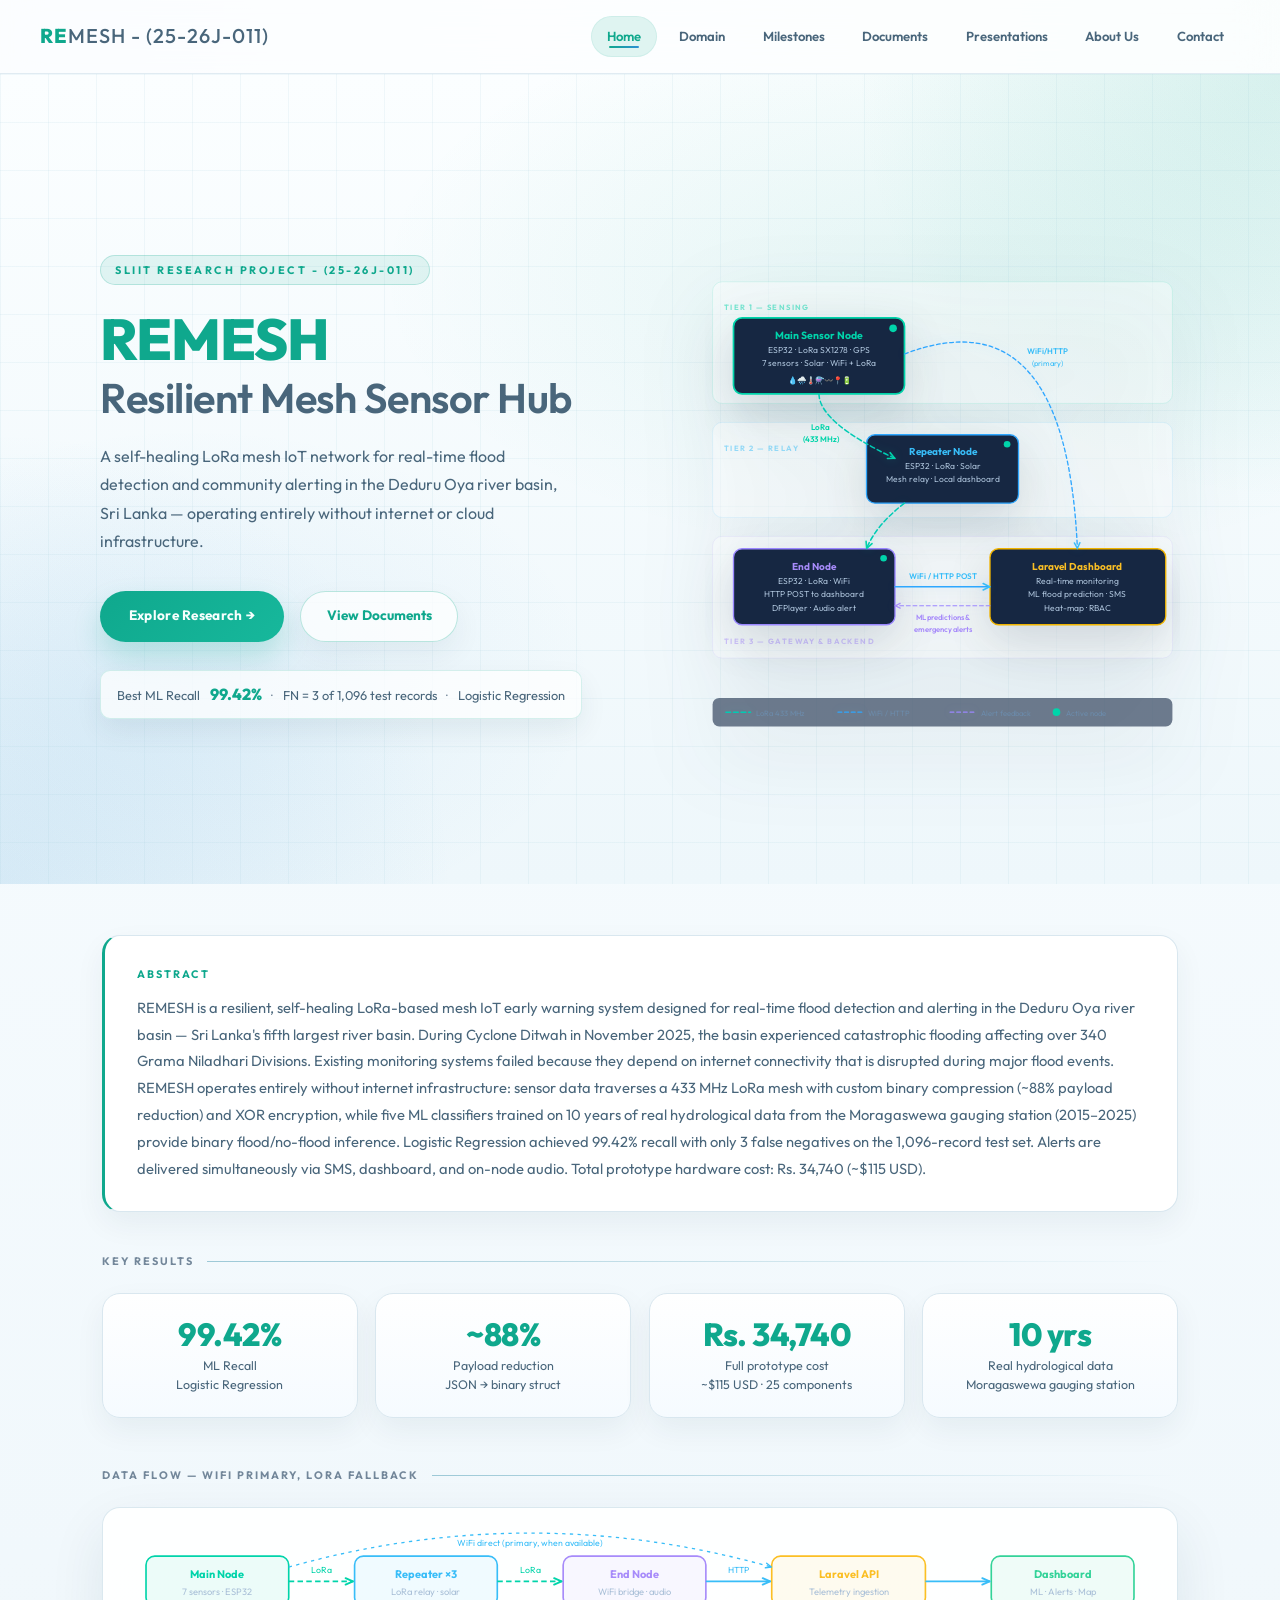
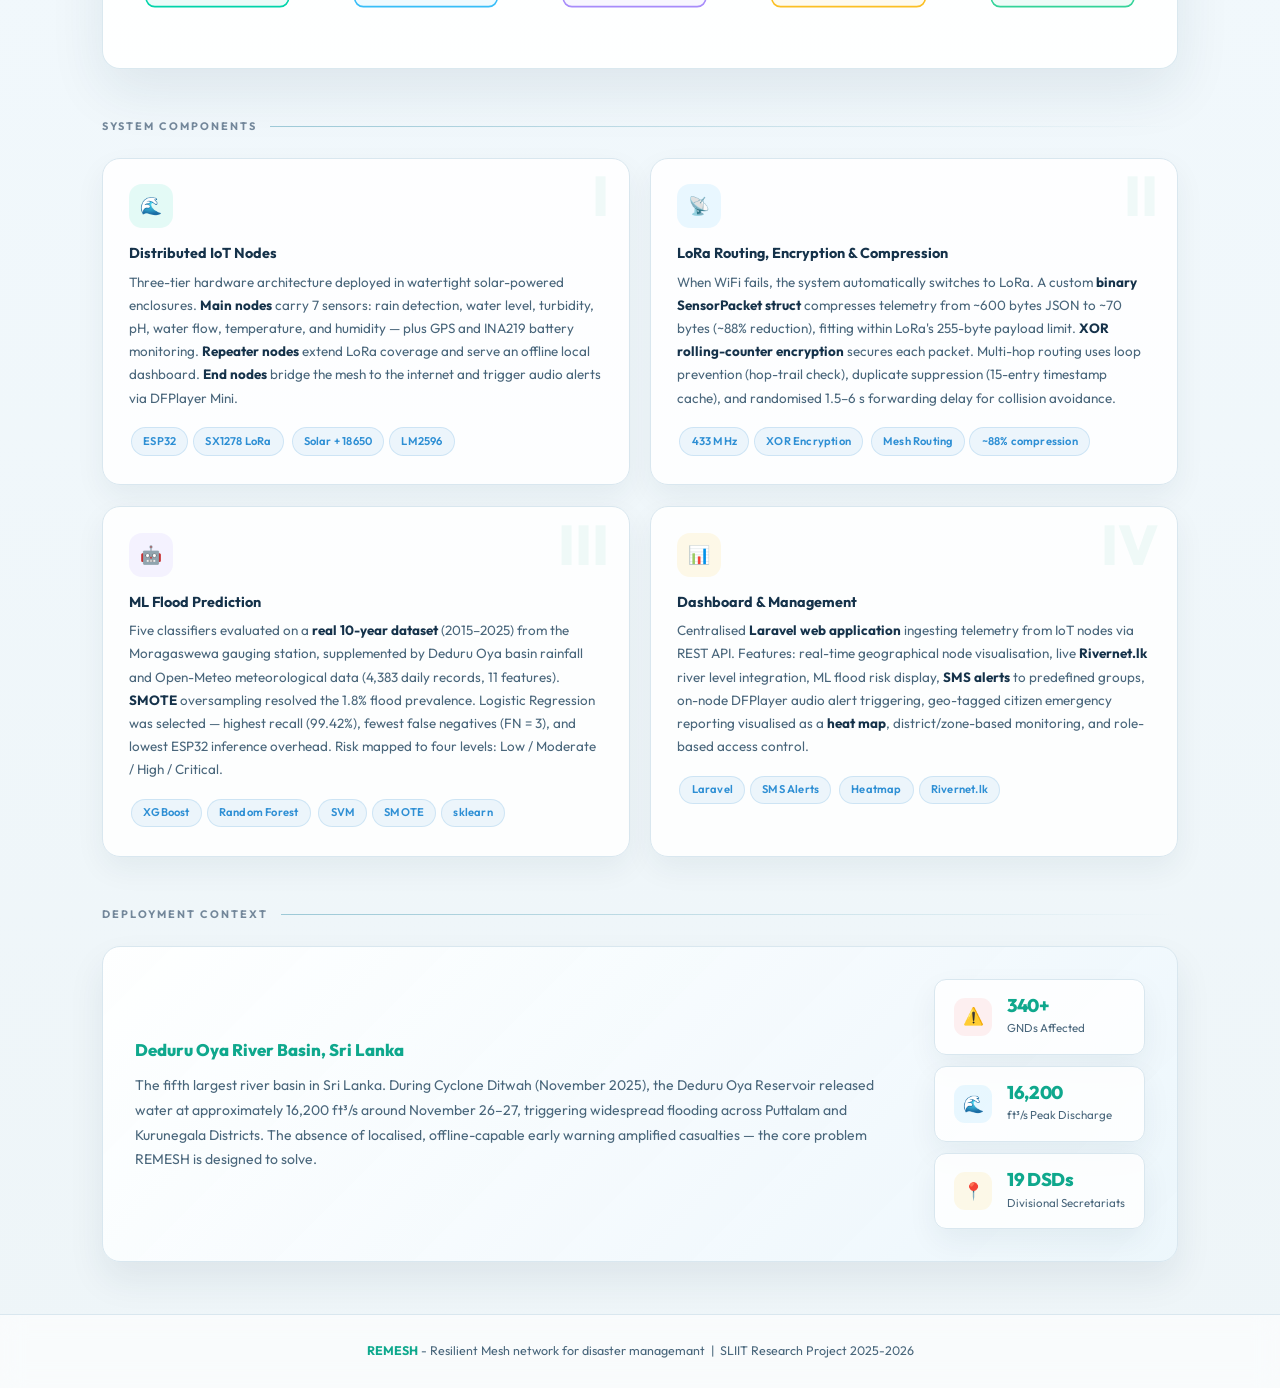
<file: index.html>
<!DOCTYPE html>
<html lang="en">
<head>
<meta charset="UTF-8"/>
<meta name="viewport" content="width=device-width, initial-scale=1.0"/>
<title>REMESH — Resilient LoRa Mesh Flood Early Warning System</title>
<link rel="stylesheet" href="css/style.css"/>
<style>
/* ── HERO ── */
.hero {
  min-height: 90vh;
  display: flex; align-items: center;
  background:
    radial-gradient(circle at top right, rgba(15,168,141,0.14), transparent 28%),
    radial-gradient(circle at bottom left, rgba(46,143,212,0.12), transparent 30%),
    linear-gradient(180deg, #fbfeff 0%, #eef7fb 100%);
  position: relative; overflow: hidden;
  padding: 5rem 3rem 4rem;
}
.hero::before {
  content:''; position:absolute; inset:0;
  background:
    radial-gradient(ellipse 70% 55% at 75% 25%, rgba(15,168,141,0.09) 0%, transparent 65%),
    radial-gradient(ellipse 45% 45% at 15% 75%, rgba(46,143,212,0.08) 0%, transparent 70%);
  pointer-events:none;
}
.hero::after {
  content:''; position:absolute; inset:0;
  background-image:
    linear-gradient(rgba(157,201,215,0.22) 1px, transparent 1px),
    linear-gradient(90deg, rgba(157,201,215,0.22) 1px, transparent 1px);
  background-size: 48px 48px;
  animation: gridShift 25s linear infinite;
  pointer-events:none; opacity:0.6;
}
@keyframes gridShift { 0%{background-position:0 0;} 100%{background-position:48px 48px;} }

.hero-inner {
  position:relative; z-index:1;
  max-width: 1080px; margin: 0 auto; width:100%;
  display: grid; grid-template-columns: 1.05fr 0.95fr; gap: 5rem; align-items: center;
}

.hero-eyebrow {
  font-size: 0.68rem; font-weight: 700; letter-spacing: 2.5px;
  text-transform: uppercase; color: var(--teal);
  background: rgba(15,168,141,0.1); border: 1px solid rgba(15,168,141,0.22);
  border-radius: 20px; padding: 0.3rem 0.9rem;
  display: inline-block; margin-bottom: 1.4rem;
}

.hero h1 {
  font-family: var(--font-head);
  font-size: clamp(2.2rem, 4.5vw, 3.6rem);
  font-weight: 800; line-height: 1.08;
  margin-bottom: 1.3rem; letter-spacing: -1px;
  color: var(--text);
}
.hero h1 .accent { color: var(--teal); }
.hero h1 .line2 { display: block; font-size: 0.72em; font-weight: 600; color: var(--text2); letter-spacing: -0.5px; margin-top: 0.15em; }

.hero-sub {
  font-size: 1rem; color: var(--text2);
  max-width: 460px; margin-bottom: 2.2rem; line-height: 1.78;
}

.hero-cta { display:flex; gap:1rem; flex-wrap:wrap; }

/* ── ML CALLOUT BADGE ── */
.ml-badge {
  display: inline-flex; align-items: center; gap: 0.6rem;
  background: rgba(255,255,255,0.72); border: 1px solid rgba(15,168,141,0.16);
  box-shadow: 0 12px 28px rgba(21,50,74,0.07);
  border-radius: 10px; padding: 0.6rem 1rem; margin-top: 1.8rem;
  font-size: 0.8rem; color: var(--text2);
}
.ml-badge .val { font-family: var(--font-head); font-weight: 800; font-size: 1rem; color: var(--teal); }

/* ── HERO DIAGRAM AREA ── */
.hero-visual {
  position:relative; z-index:1;
}
.hero-visual svg {
  width:100%; height:auto; display:block;
  filter: drop-shadow(0 22px 40px rgba(21,50,74,0.14));
  animation: floatDiagram 7s ease-in-out infinite;
}
.hero-visual .tier-band {
  fill: rgba(255,255,255,0.4);
  stroke-width: 1;
}
.hero-visual .node-card {
  fill: #162742;
  filter: drop-shadow(0 16px 22px rgba(21,50,74,0.12));
}
.hero-visual .node-copy {
  fill: #c6dbeb;
}
.hero-visual .node-muted {
  fill: #86a6be;
}
.hero-visual .flow-line {
  fill: none;
  stroke-linecap: round;
  stroke-linejoin: round;
  animation: flowShift 3.8s linear infinite;
}
.hero-visual .flow-line.fast { animation-duration: 2.8s; }
.hero-visual .flow-line.alert { animation-duration: 4.6s; }
.hero-visual .flow-teal {
  stroke: #00cbb4;
  filter: drop-shadow(0 0 5px rgba(0,203,180,0.22));
}
.hero-visual .flow-blue {
  stroke: #2ea7ff;
  filter: drop-shadow(0 0 5px rgba(46,167,255,0.18));
}
.hero-visual .flow-purple {
  stroke: #9a87ff;
  filter: drop-shadow(0 0 5px rgba(154,135,255,0.18));
}
.hero-visual .legend-bg {
  fill: rgba(75, 92, 114, 0.8);
}
@keyframes flowShift {
  from { stroke-dashoffset: 0; }
  to { stroke-dashoffset: -18; }
}
@keyframes floatDiagram {
  0%, 100% { transform: translateY(0); }
  50% { transform: translateY(-8px); }
}

/* ── ABSTRACT ── */
.abstract-box {
  background: var(--panel); border:1px solid var(--border);
  border-left:3px solid var(--teal); border-radius:var(--radius);
  padding:1.8rem 2rem; margin-bottom:2.5rem;
}
.abstract-box .label {
  font-family:var(--font-head); font-weight:700;
  font-size:0.68rem; letter-spacing:2px; text-transform:uppercase;
  color:var(--teal); margin-bottom:0.7rem;
}
.abstract-box p { font-size:0.92rem; color:var(--text2); line-height:1.82; }

/* ── STATS ROW ── */
.stats-row { display:grid; grid-template-columns:repeat(4,1fr); gap:1.1rem; margin-bottom:3rem; }

/* ── COMP GRID ── */
.comp-grid { display:grid; grid-template-columns:repeat(2,1fr); gap:1.3rem; margin-bottom:3rem; }

/* ── CONTEXT BANNER ── */
.context-banner {
  background: linear-gradient(135deg, rgba(255,255,255,0.96), rgba(236,247,252,0.92));
  border: 1px solid var(--border); border-radius: var(--radius);
  box-shadow: 0 18px 36px rgba(21,50,74,0.08);
  padding: 2rem; display:flex; align-items:center; gap:2.5rem; flex-wrap:wrap;
}

/* ── DATA FLOW DIAGRAM ── */
.flow-section { margin-bottom: 3rem; }

@media (max-width:960px) {
  .hero-inner { grid-template-columns:1fr; gap:2.5rem; }
  .hero-visual { display:none; }
  .stats-row { grid-template-columns:repeat(2,1fr); }
  .comp-grid { grid-template-columns:1fr; }
  .hero { padding:4rem 1.5rem 3rem; }
}
@media (max-width:720px) {
  .hero {
    min-height: auto;
    padding: 3.4rem 1.1rem 2.6rem;
  }
  .hero-inner { gap: 2rem; }
  .hero-sub { font-size: 0.94rem; max-width: none; }
  .hero-cta { flex-direction: column; align-items: stretch; }
  .ml-badge {
    width: 100%;
    gap: 0.45rem;
    justify-content: flex-start;
    flex-wrap: wrap;
    font-size: 0.76rem;
  }
  .stats-row { grid-template-columns: 1fr; }
  .context-banner { padding: 1.25rem; gap: 1.2rem; }
}
@media (max-width:480px) {
  .hero-eyebrow { font-size: 0.62rem; letter-spacing: 1.9px; }
  .hero h1 { font-size: clamp(1.9rem, 10vw, 2.6rem); }
  .hero h1 .line2 { font-size: 0.74em; }
  .ml-badge { padding: 0.75rem 0.8rem; }
}
</style>
</head>
<body>

<nav>
  <a href="index.html" class="nav-logo">RE<span>MESH - (25-26J-011)</span></a>
  <ul id="nav-links">
    <li><a href="index.html" class="active">Home</a></li>
    <li><a href="domain.html">Domain</a></li>
    <li><a href="milestones.html">Milestones</a></li>
    <li><a href="documents.html">Documents</a></li>
    <li><a href="presentations.html">Presentations</a></li>
    <li><a href="about.html">About Us</a></li>
    <li><a href="contact.html">Contact</a></li>
  </ul>
  <div class="hamburger" id="hamburger"><span></span><span></span><span></span></div>
</nav>

<!-- ══════════ HERO ══════════ -->
<section class="hero">
  <div class="hero-inner">

    <!-- LEFT TEXT -->
    <div>
      <div class="hero-eyebrow">SLIIT Research Project - (25-26J-011)</div>
      <h1>
        <span class="accent">REMESH</span>
        <span class="line2">Resilient Mesh Sensor Hub</span>
      </h1>
      <p class="hero-sub">
        A self-healing LoRa mesh IoT network for real-time flood detection and
        community alerting in the Deduru Oya river basin, Sri Lanka —
        operating entirely without internet or cloud infrastructure.
      </p>
      <div class="hero-cta">
        <a href="domain.html" class="btn btn-primary">Explore Research →</a>
        <a href="documents.html" class="btn-outline">View Documents</a>
      </div>
      <div class="ml-badge">
        <span>Best ML Recall</span>
        <span class="val">99.42%</span>
        <span style="color:var(--muted);">·</span>
        <span>FN = 3 of 1,096 test records</span>
        <span style="color:var(--muted);">·</span>
        <span>Logistic Regression</span>
      </div>
    </div>

    <!-- RIGHT: HERO SYSTEM DIAGRAM — much larger, cleaner -->
    <div class="hero-visual">
      <svg viewBox="0 0 500 520" xmlns="http://www.w3.org/2000/svg">
        <defs>
          <marker id="am" viewBox="0 0 10 10" refX="9" refY="5" markerWidth="6" markerHeight="6" orient="auto-start-reverse">
            <path d="M1.5 1.5L8.5 5L1.5 8.5" fill="none" stroke="#00d4aa" stroke-width="1.8" stroke-linecap="round" stroke-linejoin="round"/>
          </marker>
          <marker id="ab" viewBox="0 0 10 10" refX="9" refY="5" markerWidth="6" markerHeight="6" orient="auto-start-reverse">
            <path d="M1.5 1.5L8.5 5L1.5 8.5" fill="none" stroke="#38bdf8" stroke-width="1.8" stroke-linecap="round" stroke-linejoin="round"/>
          </marker>
          <marker id="ap" viewBox="0 0 10 10" refX="9" refY="5" markerWidth="6" markerHeight="6" orient="auto-start-reverse">
            <path d="M1.5 1.5L8.5 5L1.5 8.5" fill="none" stroke="#a78bfa" stroke-width="1.8" stroke-linecap="round" stroke-linejoin="round"/>
          </marker>
        </defs>

        <!-- ── TIER LABEL BG BANDS ── -->
        <rect x="8" y="44" width="484" height="128" rx="10" class="tier-band" fill="rgba(0,212,170,0.04)" stroke="rgba(0,212,170,0.12)"/>
        <rect x="8" y="192" width="484" height="100" rx="10" class="tier-band" fill="rgba(56,189,248,0.035)" stroke="rgba(56,189,248,0.11)"/>
        <rect x="8" y="312" width="484" height="128" rx="10" class="tier-band" fill="rgba(167,139,250,0.035)" stroke="rgba(167,139,250,0.11)"/>

        <!-- TIER LABELS -->
        <text x="20" y="74" fill="rgba(0,212,170,0.5)" font-size="8" font-family="Outfit,sans-serif" font-weight="700" letter-spacing="1.5">TIER 1 — SENSING</text>
        <text x="20" y="222" fill="rgba(56,189,248,0.5)" font-size="8" font-family="Outfit,sans-serif" font-weight="700" letter-spacing="1.5">TIER 2 — RELAY</text>
        <text x="20" y="425" fill="rgba(167,139,250,0.5)" font-size="8" font-family="Outfit,sans-serif" font-weight="700" letter-spacing="1.5">TIER 3 — GATEWAY &amp; BACKEND</text>

        <!-- ══ MAIN NODE (Tier 1) ══ -->
        <rect x="30" y="82" width="180" height="80" rx="9" class="node-card" stroke="#00d4aa" stroke-width="1.8"/>
        <text x="120" y="104" text-anchor="middle" fill="#00d4aa" font-size="11" font-family="Outfit,sans-serif" font-weight="700">Main Sensor Node</text>
        <text x="120" y="119" text-anchor="middle" fill="#aac0d8" font-size="9" font-family="Outfit,sans-serif">ESP32 · LoRa SX1278 · GPS</text>
        <text x="120" y="133" text-anchor="middle" fill="#aac0d8" font-size="9" font-family="Outfit,sans-serif">7 sensors · Solar · WiFi + LoRa</text>
        <text x="120" y="150" text-anchor="middle" fill="#6b8aaa" font-size="8" font-family="Outfit,sans-serif">💧🌧️🌡️⚗️〰️📍🔋</text>
        <circle cx="198" cy="93" r="4" fill="#00d4aa" class="pulse"/>

        <!-- ══ REPEATER NODE (Tier 2) ══ -->
        <rect x="170" y="205" width="160" height="72" rx="9" class="node-card" stroke="#2ea7ff" stroke-width="1.4"/>
        <text x="250" y="226" text-anchor="middle" fill="#38bdf8" font-size="10.5" font-family="Outfit,sans-serif" font-weight="700">Repeater Node</text>
        <text x="250" y="241" text-anchor="middle" fill="#aac0d8" font-size="9" font-family="Outfit,sans-serif">ESP32 · LoRa · Solar</text>
        <text x="250" y="255" text-anchor="middle" fill="#aac0d8" font-size="9" font-family="Outfit,sans-serif">Mesh relay · Local dashboard</text>
        <circle cx="318" cy="215" r="3.5" fill="#00d4aa" class="pulse" style="animation-delay:0.6s"/>

        <!-- ══ END NODE (Tier 3, left) ══ -->
        <rect x="30" y="325" width="170" height="80" rx="9" class="node-card" stroke="#9a87ff" stroke-width="1.4"/>
        <text x="115" y="347" text-anchor="middle" fill="#a78bfa" font-size="10.5" font-family="Outfit,sans-serif" font-weight="700">End Node</text>
        <text x="115" y="362" text-anchor="middle" fill="#aac0d8" font-size="9" font-family="Outfit,sans-serif">ESP32 · LoRa · WiFi</text>
        <text x="115" y="376" text-anchor="middle" fill="#aac0d8" font-size="9" font-family="Outfit,sans-serif">HTTP POST to dashboard</text>
        <text x="115" y="390" text-anchor="middle" fill="#aac0d8" font-size="9" font-family="Outfit,sans-serif">DFPlayer · Audio alert</text>
        <circle cx="188" cy="335" r="3.5" fill="#00d4aa" class="pulse" style="animation-delay:1.1s"/>

        <!-- ══ DASHBOARD (Tier 3, right) ══ -->
        <rect x="300" y="325" width="185" height="80" rx="9" class="node-card" stroke="#f0b400" stroke-width="1.4"/>
        <text x="392" y="347" text-anchor="middle" fill="#fbbf24" font-size="10.5" font-family="Outfit,sans-serif" font-weight="700">Laravel Dashboard</text>
        <text x="392" y="362" text-anchor="middle" fill="#aac0d8" font-size="9" font-family="Outfit,sans-serif">Real-time monitoring</text>
        <text x="392" y="376" text-anchor="middle" fill="#aac0d8" font-size="9" font-family="Outfit,sans-serif">ML flood prediction · SMS</text>
        <text x="392" y="390" text-anchor="middle" fill="#aac0d8" font-size="9" font-family="Outfit,sans-serif">Heat-map · RBAC</text>

        <!-- ══ CONNECTIONS ══ -->
        <!-- Main → Repeater: LoRa (dashed teal) -->
        <path d="M 120 162 Q 120 192 200 230" class="flow-line flow-teal fast" stroke-width="1.6" stroke-dasharray="5 3" marker-end="url(#am)"/>
        <text x="122" y="200" fill="#00d4aa" font-size="8.5" font-family="Outfit,sans-serif" font-weight="600" text-anchor="middle">LoRa</text>
        <text x="122" y="213" fill="#00d4aa" font-size="8.5" font-family="Outfit,sans-serif" font-weight="600" text-anchor="middle">(433 MHz)</text>

        <!-- Repeater → End Node: LoRa -->
        <path d="M 210 277 Q 180 300 170 325" class="flow-line flow-teal fast" stroke-width="1.6" stroke-dasharray="5 3" marker-end="url(#am)"/>

        <!-- Main → Dashboard: WiFi primary (blue dashed arc) -->
        <path d="M 210 120 Q 380 55 392 325" class="flow-line flow-blue" stroke-width="1.4" stroke-dasharray="4 3" marker-end="url(#ab)"/>
        <text x="360" y="120" fill="#38bdf8" font-size="8.5" font-family="Outfit,sans-serif" font-weight="600" text-anchor="middle">WiFi/HTTP</text>
        <text x="360" y="133" fill="#38bdf8" font-size="8" font-family="Outfit,sans-serif" text-anchor="middle">(primary)</text>

        <!-- End Node → Dashboard: WiFi -->
        <line x1="200" y1="365" x2="300" y2="365" class="flow-line flow-blue fast" stroke-width="1.6" marker-end="url(#ab)"/>
        <text x="250" y="357" fill="#38bdf8" font-size="8.5" font-family="Outfit,sans-serif" font-weight="600" text-anchor="middle">WiFi / HTTP POST</text>

        <!-- ML feedback arc (purple) -->
        <line x2="200" y2="385" x1="300" y1="385" class="flow-line flow-purple alert" stroke-width="1.2" stroke-dasharray="4 3" marker-end="url(#ap)"/>
        <text x="250" y="400" fill="#a78bfa" font-size="8" font-family="Outfit,sans-serif" font-weight="600" text-anchor="middle">ML predictions &amp;</text>
        <text x="250" y="413" fill="#a78bfa" font-size="8" font-family="Outfit,sans-serif" font-weight="600" text-anchor="middle">emergency alerts</text>

        <!-- ══ LEGEND ══ -->
        <rect x="8" y="482" width="484" height="30" rx="7" class="legend-bg"/>
        <line x1="22" y1="497" x2="48" y2="497" class="flow-line flow-teal fast" stroke-width="1.6" stroke-dasharray="5 3"/>
        <text x="54" y="501" fill="#6b8aaa" font-size="8" font-family="Outfit,sans-serif">LoRa 433 MHz</text>
        <line x1="140" y1="497" x2="166" y2="497" class="flow-line flow-blue" stroke-width="1.4" stroke-dasharray="4 3"/>
        <text x="172" y="501" fill="#6b8aaa" font-size="8" font-family="Outfit,sans-serif">WiFi / HTTP</text>
        <line x1="258" y1="497" x2="284" y2="497" class="flow-line flow-purple alert" stroke-width="1.2" stroke-dasharray="4 3"/>
        <text x="290" y="501" fill="#6b8aaa" font-size="8" font-family="Outfit,sans-serif">Alert feedback</text>
        <circle cx="370" cy="497" r="4" fill="#00d4aa" class="pulse"/>
        <text x="380" y="501" fill="#6b8aaa" font-size="8" font-family="Outfit,sans-serif">Active node</text>
      </svg>
    </div>

  </div>
</section>

<!-- ══════════ MAIN CONTENT ══════════ -->
<div class="container">

  <!-- Abstract -->
  <div class="abstract-box">
    <div class="label">Abstract</div>
    <p>
      REMESH is a resilient, self-healing LoRa-based mesh IoT early warning system designed for
      real-time flood detection and alerting in the Deduru Oya river basin — Sri Lanka's fifth
      largest river basin. During Cyclone Ditwah in November 2025, the basin experienced
      catastrophic flooding affecting over 340 Grama Niladhari Divisions. Existing monitoring
      systems failed because they depend on internet connectivity that is disrupted during major
      flood events. REMESH operates entirely without internet infrastructure: sensor data traverses
      a 433 MHz LoRa mesh with custom binary compression (~88% payload reduction) and XOR
      encryption, while five ML classifiers trained on 10 years of real hydrological data from
      the Moragaswewa gauging station (2015–2025) provide binary flood/no-flood inference.
      Logistic Regression achieved 99.42% recall with only 3 false negatives on the 1,096-record
      test set. Alerts are delivered simultaneously via SMS, dashboard, and on-node audio.
      Total prototype hardware cost: Rs. 34,740 (~$115 USD).
    </p>
  </div>

  <!-- Key metrics -->
  <div class="section-title">Key Results</div>
  <div class="stats-row">
    <div class="stat-card">
      <div class="num">99.42%</div>
      <div class="desc">ML Recall<br/>Logistic Regression</div>
    </div>
    <div class="stat-card">
      <div class="num">~88%</div>
      <div class="desc">Payload reduction<br/>JSON → binary struct</div>
    </div>
    <div class="stat-card">
      <div class="num">Rs. 34,740</div>
      <div class="desc">Full prototype cost<br/>~$115 USD · 25 components</div>
    </div>
    <div class="stat-card">
      <div class="num">10 yrs</div>
      <div class="desc">Real hydrological data<br/>Moragaswewa gauging station</div>
    </div>
  </div>

  <!-- Data flow diagram -->
  <div class="section-title">Data Flow — WiFi Primary, LoRa Fallback</div>
  <div class="flow-section">
    <div class="card" style="padding:1.5rem 2rem 1.8rem;">
      <svg viewBox="0 0 920 90" xmlns="http://www.w3.org/2000/svg" style="width:100%;height:auto;">
        <defs>
          <marker id="fa" viewBox="0 0 10 10" refX="9" refY="5" markerWidth="6" markerHeight="6" orient="auto-start-reverse">
            <path d="M1.5 2L8.5 5L1.5 8" fill="none" stroke="#00d4aa" stroke-width="1.8" stroke-linecap="round" stroke-linejoin="round"/>
          </marker>
          <marker id="fb" viewBox="0 0 10 10" refX="9" refY="5" markerWidth="6" markerHeight="6" orient="auto-start-reverse">
            <path d="M1.5 2L8.5 5L1.5 8" fill="none" stroke="#38bdf8" stroke-width="1.8" stroke-linecap="round" stroke-linejoin="round"/>
          </marker>
        </defs>

        <!-- nodes -->
        <rect x="10"  y="22" width="130" height="46" rx="8" fill="rgba(0,212,170,0.07)"  stroke="#00d4aa" stroke-width="1.5"/>
        <text x="75"  y="42" text-anchor="middle" fill="#00d4aa"  font-size="10" font-family="Outfit,sans-serif" font-weight="700">Main Node</text>
        <text x="75"  y="57" text-anchor="middle" fill="#aac0d8" font-size="8.5" font-family="Outfit,sans-serif">7 sensors · ESP32</text>

        <rect x="200" y="22" width="130" height="46" rx="8" fill="rgba(56,189,248,0.07)"  stroke="#38bdf8" stroke-width="1.5"/>
        <text x="265" y="42" text-anchor="middle" fill="#38bdf8" font-size="10" font-family="Outfit,sans-serif" font-weight="700">Repeater ×3</text>
        <text x="265" y="57" text-anchor="middle" fill="#aac0d8" font-size="8.5" font-family="Outfit,sans-serif">LoRa relay · solar</text>

        <rect x="390" y="22" width="130" height="46" rx="8" fill="rgba(167,139,250,0.07)" stroke="#a78bfa" stroke-width="1.5"/>
        <text x="455" y="42" text-anchor="middle" fill="#a78bfa" font-size="10" font-family="Outfit,sans-serif" font-weight="700">End Node</text>
        <text x="455" y="57" text-anchor="middle" fill="#aac0d8" font-size="8.5" font-family="Outfit,sans-serif">WiFi bridge · audio</text>

        <rect x="580" y="22" width="140" height="46" rx="8" fill="rgba(251,191,36,0.07)"  stroke="#fbbf24" stroke-width="1.5"/>
        <text x="650" y="42" text-anchor="middle" fill="#fbbf24" font-size="10" font-family="Outfit,sans-serif" font-weight="700">Laravel API</text>
        <text x="650" y="57" text-anchor="middle" fill="#aac0d8" font-size="8.5" font-family="Outfit,sans-serif">Telemetry ingestion</text>

        <rect x="780" y="22" width="130" height="46" rx="8" fill="rgba(52,211,153,0.07)"   stroke="#34d399" stroke-width="1.5"/>
        <text x="845" y="42" text-anchor="middle" fill="#34d399" font-size="10" font-family="Outfit,sans-serif" font-weight="700">Dashboard</text>
        <text x="845" y="57" text-anchor="middle" fill="#aac0d8" font-size="8.5" font-family="Outfit,sans-serif">ML · Alerts · Map</text>

        <!-- arrows -->
        <line x1="140" y1="45" x2="199" y2="45" stroke="#00d4aa" stroke-width="1.6" stroke-dasharray="5 3" marker-end="url(#fa)"/>
        <text x="170" y="37" fill="#00d4aa" font-size="8" font-family="Outfit,sans-serif" text-anchor="middle">LoRa</text>

        <line x1="330" y1="45" x2="389" y2="45" stroke="#00d4aa" stroke-width="1.6" stroke-dasharray="5 3" marker-end="url(#fa)"/>
        <text x="360" y="37" fill="#00d4aa" font-size="8" font-family="Outfit,sans-serif" text-anchor="middle">LoRa</text>

        <line x1="520" y1="45" x2="579" y2="45" stroke="#38bdf8" stroke-width="1.6" marker-end="url(#fb)"/>
        <text x="550" y="37" fill="#38bdf8" font-size="8" font-family="Outfit,sans-serif" text-anchor="middle">HTTP</text>

        <line x1="720" y1="45" x2="779" y2="45" stroke="#38bdf8" stroke-width="1.6" marker-end="url(#fb)"/>

        <!-- WiFi direct bypass arc -->
        <path d="M 140 32 Q 360 -30 580 32" fill="none" stroke="#38bdf8" stroke-width="1.2" stroke-dasharray="3 4" marker-end="url(#fb)"/>
        <text x="360" y="13" fill="#38bdf8" font-size="8" font-family="Outfit,sans-serif" text-anchor="middle">WiFi direct (primary, when available)</text>
      </svg>
    </div>
  </div>

  <!-- 4 components -->
  <div class="section-title">System Components</div>
  <div class="comp-grid">

    <div class="comp-card" data-num="I">
      <div class="comp-icon" style="background:rgba(0,212,170,0.1);">🌊</div>
      <h3>Distributed IoT Nodes</h3>
      <p>
        Three-tier hardware architecture deployed in watertight solar-powered enclosures.
        <strong style="color:var(--text);">Main nodes</strong> carry 7 sensors: rain detection, water level,
        turbidity, pH, water flow, temperature, and humidity — plus GPS and INA219 battery monitoring.
        <strong style="color:var(--text);">Repeater nodes</strong> extend LoRa coverage and serve an offline
        local dashboard. <strong style="color:var(--text);">End nodes</strong> bridge the mesh to the internet
        and trigger audio alerts via DFPlayer Mini.
      </p>
      <div style="margin-top:0.9rem;">
        <span class="tech-tag">ESP32</span><span class="tech-tag">SX1278 LoRa</span>
        <span class="tech-tag">Solar + 18650</span><span class="tech-tag">LM2596</span>
      </div>
    </div>

    <div class="comp-card" data-num="II">
      <div class="comp-icon" style="background:rgba(56,189,248,0.1);">📡</div>
      <h3>LoRa Routing, Encryption &amp; Compression</h3>
      <p>
        When WiFi fails, the system automatically switches to LoRa. A custom
        <strong style="color:var(--text);">binary SensorPacket struct</strong> compresses telemetry from
        ~600 bytes JSON to ~70 bytes (~88% reduction), fitting within LoRa's 255-byte payload limit.
        <strong style="color:var(--text);">XOR rolling-counter encryption</strong> secures each packet.
        Multi-hop routing uses loop prevention (hop-trail check), duplicate suppression (15-entry timestamp cache),
        and randomised 1.5–6 s forwarding delay for collision avoidance.
      </p>
      <div style="margin-top:0.9rem;">
        <span class="tech-tag">433 MHz</span><span class="tech-tag">XOR Encryption</span>
        <span class="tech-tag">Mesh Routing</span><span class="tech-tag">~88% compression</span>
      </div>
    </div>

    <div class="comp-card" data-num="III">
      <div class="comp-icon" style="background:rgba(167,139,250,0.1);">🤖</div>
      <h3>ML Flood Prediction</h3>
      <p>
        Five classifiers evaluated on a <strong style="color:var(--text);">real 10-year dataset</strong>
        (2015–2025) from the Moragaswewa gauging station, supplemented by Deduru Oya basin rainfall and
        Open-Meteo meteorological data (4,383 daily records, 11 features).
        <strong style="color:var(--text);">SMOTE</strong> oversampling resolved the 1.8% flood prevalence.
        Logistic Regression was selected — highest recall (99.42%), fewest false negatives (FN = 3),
        and lowest ESP32 inference overhead. Risk mapped to four levels: Low / Moderate / High / Critical.
      </p>
      <div style="margin-top:0.9rem;">
        <span class="tech-tag">XGBoost</span><span class="tech-tag">Random Forest</span>
        <span class="tech-tag">SVM</span><span class="tech-tag">SMOTE</span><span class="tech-tag">sklearn</span>
      </div>
    </div>

    <div class="comp-card" data-num="IV">
      <div class="comp-icon" style="background:rgba(251,191,36,0.1);">📊</div>
      <h3>Dashboard &amp; Management</h3>
      <p>
        Centralised <strong style="color:var(--text);">Laravel web application</strong> ingesting telemetry
        from IoT nodes via REST API. Features: real-time geographical node visualisation, live
        <strong style="color:var(--text);">Rivernet.lk</strong> river level integration, ML flood risk
        display, <strong style="color:var(--text);">SMS alerts</strong> to predefined groups,
        on-node DFPlayer audio alert triggering, geo-tagged citizen emergency reporting visualised as
        a <strong style="color:var(--text);">heat map</strong>, district/zone-based monitoring,
        and role-based access control.
      </p>
      <div style="margin-top:0.9rem;">
        <span class="tech-tag">Laravel</span><span class="tech-tag">SMS Alerts</span>
        <span class="tech-tag">Heatmap</span><span class="tech-tag">Rivernet.lk</span>
      </div>
    </div>

  </div>

  <!-- Deployment context -->
  <div class="section-title">Deployment Context</div>
  <div class="context-banner">
    <div style="flex:1;min-width:260px;">
      <div style="font-family:var(--font-head);font-weight:800;font-size:1.05rem;color:var(--teal);margin-bottom:0.5rem;">
        Deduru Oya River Basin, Sri Lanka
      </div>
      <p style="color:var(--text2);font-size:0.875rem;line-height:1.78;">
        The fifth largest river basin in Sri Lanka. During Cyclone Ditwah (November 2025), the
        Deduru Oya Reservoir released water at approximately 16,200 ft³/s around November 26–27,
        triggering widespread flooding across Puttalam and Kurunegala Districts. The absence of
        localised, offline-capable early warning amplified casualties — the core problem REMESH
        is designed to solve.
      </p>
    </div>
    <div style="display:flex;flex-direction:column;gap:0.7rem;min-width:200px;">
      <div class="stat-pill">
        <div class="icon" style="background:rgba(248,113,113,0.1);">⚠️</div>
        <div><div class="val">340+</div><div class="lbl">GNDs Affected</div></div>
      </div>
      <div class="stat-pill">
        <div class="icon" style="background:rgba(56,189,248,0.1);">🌊</div>
        <div><div class="val">16,200</div><div class="lbl">ft³/s Peak Discharge</div></div>
      </div>
      <div class="stat-pill">
        <div class="icon" style="background:rgba(251,191,36,0.1);">📍</div>
        <div><div class="val">19 DSDs</div><div class="lbl">Divisional Secretariats</div></div>
      </div>
    </div>
  </div>

</div>

<footer>
  <strong>REMESH</strong> - Resilient Mesh network for disaster managemant &nbsp;|&nbsp; SLIIT Research Project 2025-2026
</footer>

<script src="js/main.js"></script>
</body>
</html>
</file>
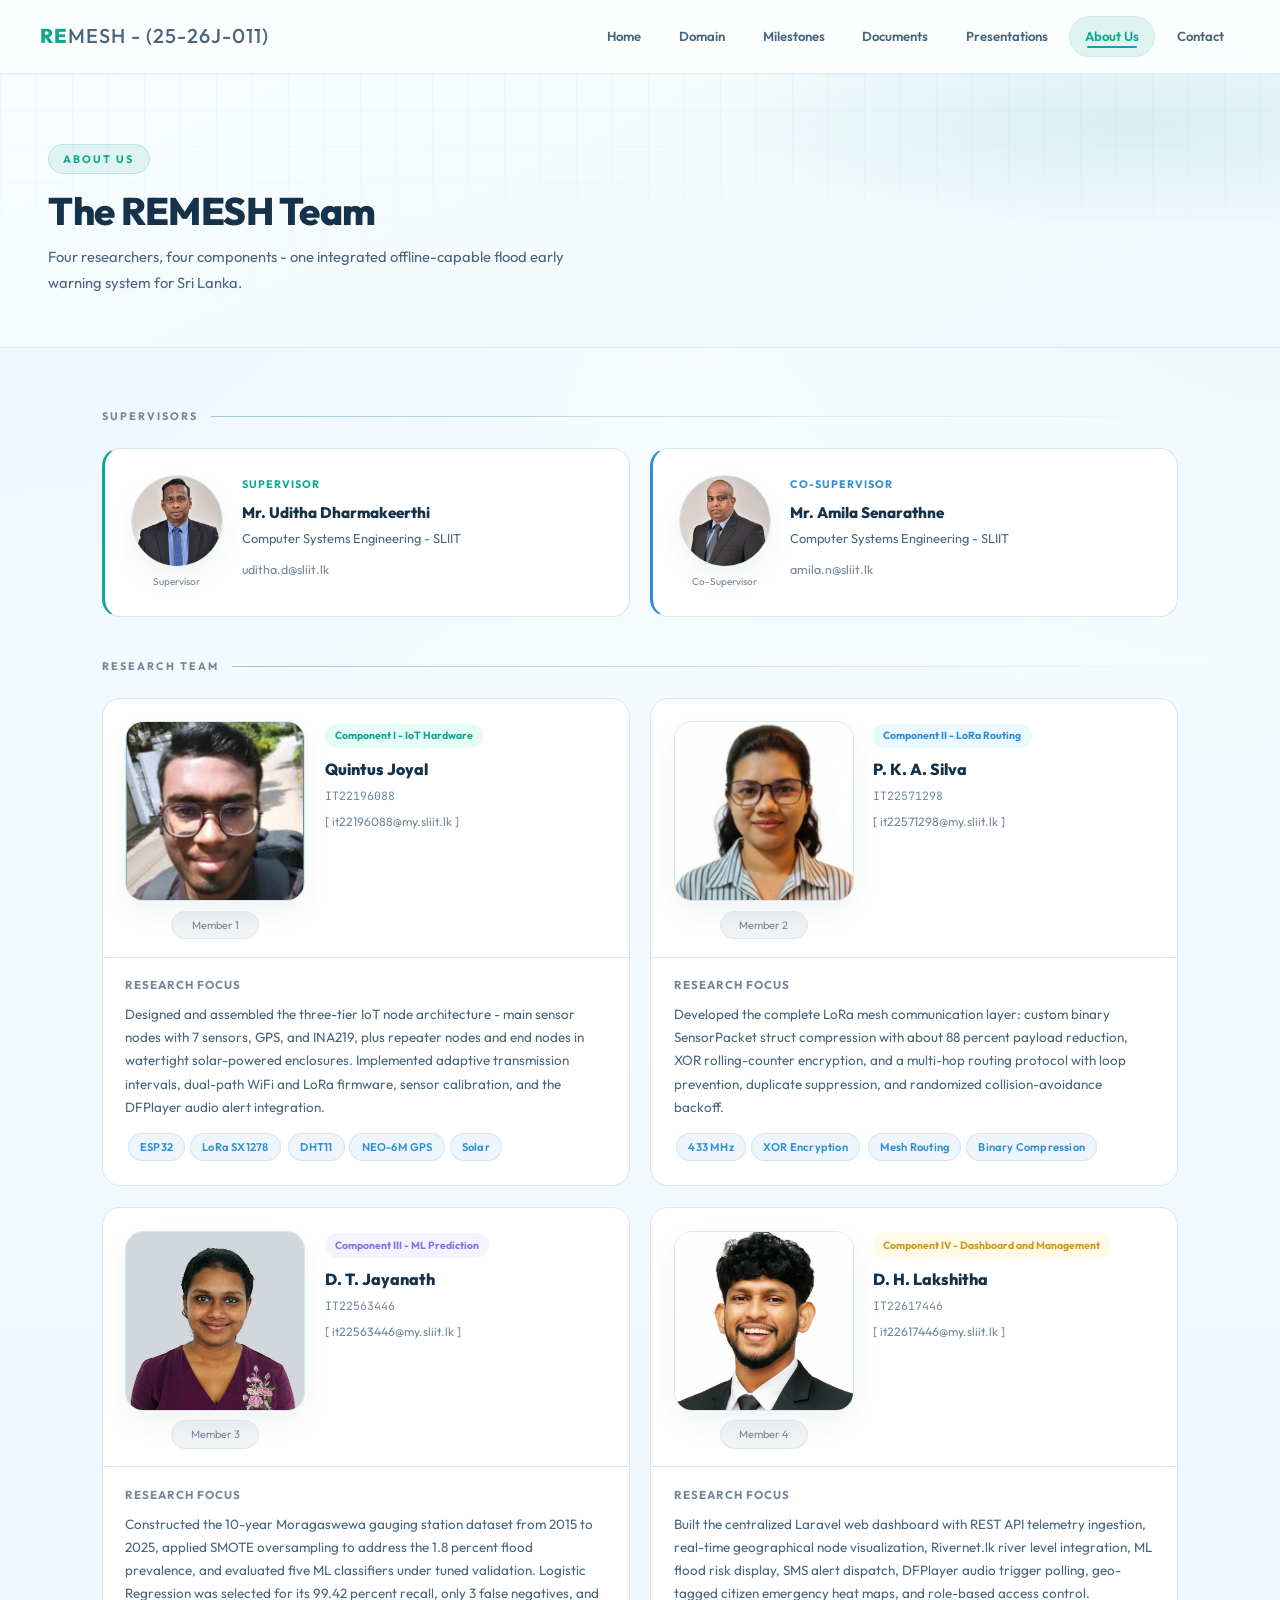
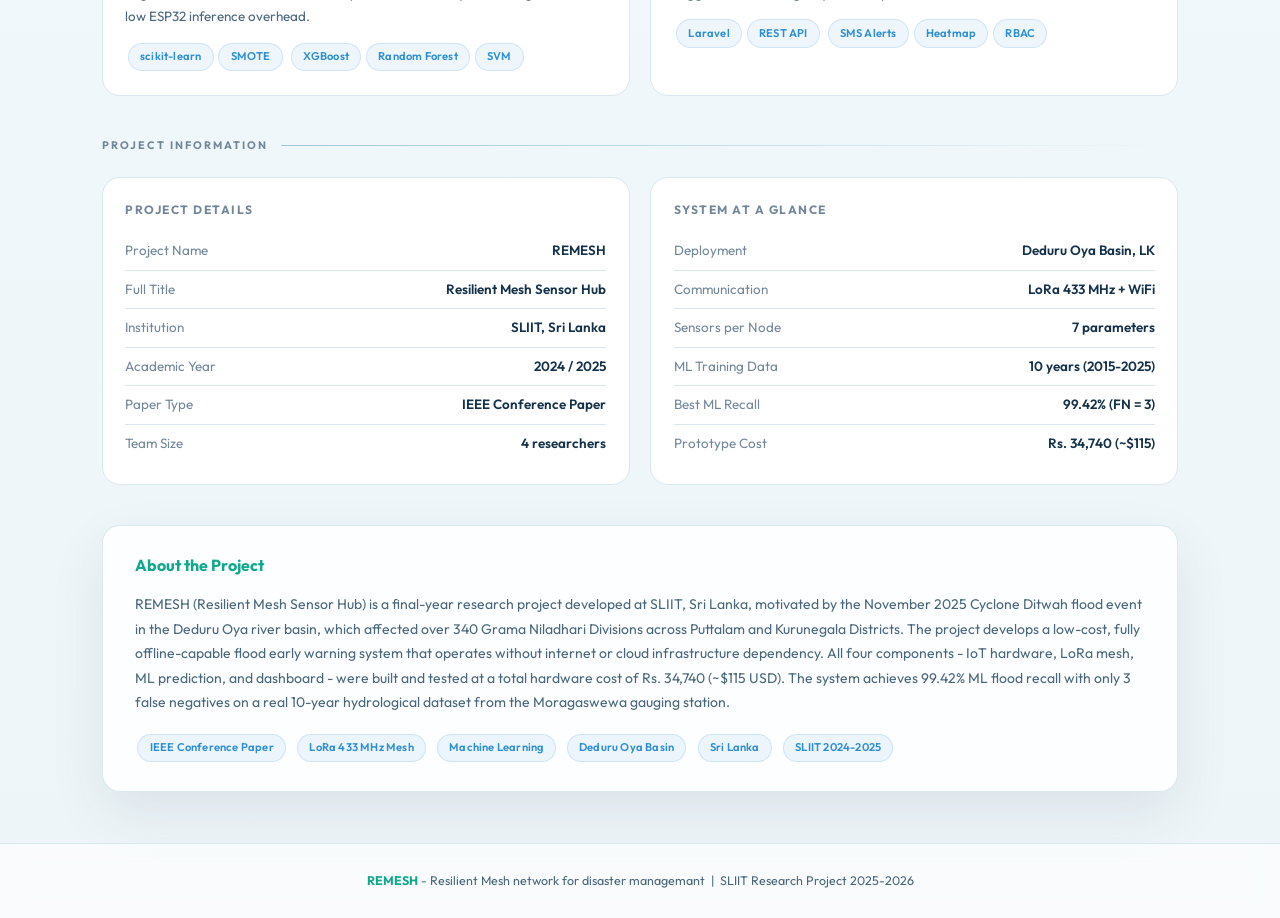
<file: about.html>
<!DOCTYPE html>
<html lang="en">
<head>
<meta charset="UTF-8"/>
<meta name="viewport" content="width=device-width, initial-scale=1.0"/>
<title>About Us - REMESH</title>
<link rel="stylesheet" href="css/style.css"/>
<style>
.supervisor-grid {
  display: grid; grid-template-columns: 1fr 1fr; gap: 1.3rem;
  margin-bottom: 2.5rem;
}

.sup-card {
  background: var(--card); border: 1px solid var(--border);
  border-radius: var(--radius); padding: 1.6rem;
  display: flex; align-items: flex-start; gap: 1.2rem;
  transition: border-color 0.2s;
}
.sup-card:hover { border-color: var(--teal); }
.sup-card.primary { border-left: 3px solid var(--teal); }
.sup-card.secondary { border-left: 3px solid var(--cyan); }

.sup-avatar-wrap {
  flex-shrink: 0; display: flex; flex-direction: column; align-items: center; gap: 0.4rem;
}

.sup-avatar {
  width: 92px; height: 92px;
  border-radius: 50%;
  overflow: hidden;
  background: linear-gradient(180deg, #f7fbfe, #edf6fb);
  border: 1px solid var(--border);
  box-shadow: var(--shadow-soft);
}

.sup-avatar img {
  width: 100%;
  height: 100%;
  object-fit: cover;
  display: block;
}

.sup-avatar-label { font-size: 0.62rem; color: var(--muted); text-align:center; }

.sup-info h3 {
  font-family: var(--font-head); font-weight: 800;
  font-size: 0.95rem; color: var(--text); margin-bottom: 0.18rem;
}
.sup-info .sup-type {
  font-size: 0.68rem; font-weight: 700; letter-spacing: 1px;
  text-transform: uppercase; margin-bottom: 0.4rem;
}
.sup-card.primary .sup-type { color: var(--teal); }
.sup-card.secondary .sup-type { color: var(--cyan); }
.sup-info .sup-dept { font-size: 0.8rem; color: var(--text2); margin-bottom: 0.5rem; line-height: 1.5; }
.sup-info a { font-size: 0.78rem; color: var(--muted); text-decoration: none; }
.sup-info a:hover { color: var(--teal); }

.team-grid {
  display: grid; grid-template-columns: repeat(2, 1fr); gap: 1.3rem;
  margin-bottom: 2.5rem;
}

.member-card {
  background: var(--card); border: 1px solid var(--border);
  border-radius: var(--radius); overflow: hidden;
  transition: transform 0.22s, border-color 0.22s;
}
.member-card:hover { transform: translateY(-4px); border-color: var(--teal); }

.member-top {
  display: flex; gap: 1.2rem; padding: 1.4rem 1.4rem 1.1rem;
  border-bottom: 1px solid var(--border);
  align-items: flex-start;
}

.member-avatar {
  width: 180px; flex-shrink: 0;
  display: flex;
  flex-direction: column;
  align-items: center;
  gap: 0.6rem;
}

.member-photo {
  width: 180px; height: 180px;
  border-radius: 18px;
  overflow: hidden;
  background: linear-gradient(180deg, #f7fbfe, #edf6fb);
  border: 1px solid var(--border);
  box-shadow: var(--shadow-soft);
}

.member-photo img {
  width: 100%;
  height: 100%;
  object-fit: cover;
  display: block;
}

.member-avatar .av-label {
  font-size: 0.68rem;
  color: var(--muted);
  text-align: center;
  padding: 0.24rem 0.65rem;
  border-radius: 999px;
  background: rgba(21, 50, 74, 0.06);
  border: 1px solid var(--border);
  min-width: 88px;
}

.member-meta { flex: 1; }
.member-meta .comp-badge {
  display: inline-flex; align-items: center; gap: 0.3rem;
  font-size: 0.65rem; font-weight: 700; padding: 0.2rem 0.65rem;
  border-radius: 20px; margin-bottom: 0.5rem;
}
.member-meta h3 {
  font-family: var(--font-head); font-weight: 800;
  font-size: 1rem; color: var(--text); margin-bottom: 0.15rem;
}
.member-meta .id {
  font-family: var(--font-mono); font-size: 0.72rem;
  color: var(--muted); margin-bottom: 0.4rem; display: block;
}
.member-meta a {
  font-size: 0.76rem; color: var(--muted); text-decoration: none; display: block;
}
.member-meta a:hover { color: var(--teal); }

.member-body { padding: 1.1rem 1.4rem 1.3rem; }
.member-body .focus-title {
  font-family: var(--font-head); font-weight: 700;
  font-size: 0.72rem; letter-spacing: 1px; text-transform: uppercase;
  color: var(--muted); margin-bottom: 0.5rem;
}
.member-body p { font-size: 0.84rem; color: var(--text2); line-height: 1.72; }
.member-body .tags { margin-top: 0.7rem; }

.project-info {
  display: grid; grid-template-columns: 1fr 1fr; gap: 1.3rem; margin-bottom: 2.5rem;
}

.info-card {
  background: var(--panel); border: 1px solid var(--border);
  border-radius: var(--radius); padding: 1.4rem;
}
.info-card h4 {
  font-family: var(--font-head); font-weight: 700;
  font-size: 0.75rem; letter-spacing: 1.5px; text-transform: uppercase;
  color: var(--muted); margin-bottom: 0.7rem;
}
.info-card .info-row {
  display: flex; justify-content: space-between;
  padding: 0.45rem 0; border-bottom: 1px solid var(--border);
  font-size: 0.84rem;
}
.info-card .info-row:last-child { border-bottom: none; }
.info-card .info-row .key { color: var(--muted); }
.info-card .info-row .val { color: var(--text); font-weight: 600; text-align: right; }

@media (max-width: 820px) {
  .supervisor-grid { grid-template-columns: 1fr; }
  .team-grid { grid-template-columns: 1fr; }
  .project-info { grid-template-columns: 1fr; }
  .member-top { flex-direction: column; align-items: center; text-align: center; }
  .member-meta { width: 100%; }
}
@media (max-width: 620px) {
  .sup-card { padding: 1.2rem; gap: 0.9rem; }
  .member-avatar { width: 100%; }
  .member-photo { width: min(100%, 220px); height: auto; aspect-ratio: 1 / 1; }
  .member-body { padding: 1rem 1rem 1.15rem; }
  .project-info { gap: 1rem; }
  .info-card { padding: 1.1rem; }
  .info-card .info-row {
    flex-direction: column;
    gap: 0.2rem;
    align-items: flex-start;
  }
  .info-card .info-row .val { text-align: left; }
}
</style>
</head>
<body>

<nav>
  <a href="index.html" class="nav-logo">RE<span>MESH - (25-26J-011)</span></a>
  <ul id="nav-links">
    <li><a href="index.html">Home</a></li>
    <li><a href="domain.html">Domain</a></li>
    <li><a href="milestones.html">Milestones</a></li>
    <li><a href="documents.html">Documents</a></li>
    <li><a href="presentations.html">Presentations</a></li>
    <li><a href="about.html" class="active">About Us</a></li>
    <li><a href="contact.html">Contact</a></li>
  </ul>
  <div class="hamburger" id="hamburger"><span></span><span></span><span></span></div>
</nav>

<div class="page-header">
  <div class="tag">About Us</div>
  <h1>The REMESH Team</h1>
  <p>Four researchers, four components - one integrated offline-capable flood early warning system for Sri Lanka.</p>
</div>

<div class="container">

  <div class="section-title">Supervisors</div>
  <div class="supervisor-grid">

    <div class="sup-card primary">
      <div class="sup-avatar-wrap">
        <div class="sup-avatar">
          <img src="images/Uditha_sir.jpeg" alt="Supervisor photo"/>
        </div>
        <div class="sup-avatar-label">Supervisor</div>
      </div>
      <div class="sup-info">
        <div class="sup-type">Supervisor</div>
        <h3>Mr. Uditha Dharmakeerthi</h3>
        <div class="sup-dept">Computer Systems Engineering - SLIIT</div>
        <a href="mailto:uditha.d@sliit.lk">uditha.d@sliit.lk</a>
      </div>
    </div>

    <div class="sup-card secondary">
      <div class="sup-avatar-wrap">
        <div class="sup-avatar">
          <img src="images/Amila_sir.jpeg" alt="Co-supervisor photo"/>
        </div>
        <div class="sup-avatar-label">Co-Supervisor</div>
      </div>
      <div class="sup-info">
        <div class="sup-type">Co-Supervisor</div>
        <h3>Mr. Amila Senarathne</h3>
        <div class="sup-dept">Computer Systems Engineering - SLIIT</div>
        <a href="mailto:amila.n@sliit.lk">amila.n@sliit.lk</a>
      </div>
    </div>

  </div>

  <div class="section-title">Research Team</div>
  <div class="team-grid">

    <div class="member-card">
      <div class="member-top">
        <div class="member-avatar">
          <div class="member-photo">
            <img src="images/Joyel.jpeg" alt="Quintus Joyal profile photo"/>
          </div>
          <div class="av-label">Member 1</div>
        </div>
        <div class="member-meta">
          <div class="comp-badge" style="background:rgba(0,212,170,0.1);color:var(--teal);">Component I - IoT Hardware</div>
          <h3>Quintus Joyal</h3>
          <span class="id">IT22196088</span>
          <a href="mailto:it22196088@my.sliit.lk">[ it22196088@my.sliit.lk ]</a>
        </div>
      </div>
      <div class="member-body">
        <div class="focus-title">Research Focus</div>
        <p>Designed and assembled the three-tier IoT node architecture - main sensor nodes with 7 sensors, GPS, and INA219, plus repeater nodes and end nodes in watertight solar-powered enclosures. Implemented adaptive transmission intervals, dual-path WiFi and LoRa firmware, sensor calibration, and the DFPlayer audio alert integration.</p>
        <div class="tags">
          <span class="tech-tag">ESP32</span><span class="tech-tag">LoRa SX1278</span>
          <span class="tech-tag">DHT11</span><span class="tech-tag">NEO-6M GPS</span><span class="tech-tag">Solar</span>
        </div>
      </div>
    </div>

    <div class="member-card">
      <div class="member-top">
        <div class="member-avatar">
          <div class="member-photo">
            <img src="images/Kashmira.jpeg" alt="P. K. A. Silva profile photo"/>
          </div>
          <div class="av-label">Member 2</div>
        </div>
        <div class="member-meta">
          <div class="comp-badge" style="background:rgba(56,189,248,0.1);color:var(--cyan);">Component II - LoRa Routing</div>
          <h3>P. K. A. Silva</h3>
          <span class="id">IT22571298</span>
          <a href="mailto:it22571298@my.sliit.lk">[ it22571298@my.sliit.lk ]</a>
        </div>
      </div>
      <div class="member-body">
        <div class="focus-title">Research Focus</div>
        <p>Developed the complete LoRa mesh communication layer: custom binary SensorPacket struct compression with about 88 percent payload reduction, XOR rolling-counter encryption, and a multi-hop routing protocol with loop prevention, duplicate suppression, and randomized collision-avoidance backoff.</p>
        <div class="tags">
          <span class="tech-tag">433 MHz</span><span class="tech-tag">XOR Encryption</span>
          <span class="tech-tag">Mesh Routing</span><span class="tech-tag">Binary Compression</span>
        </div>
      </div>
    </div>

    <div class="member-card">
      <div class="member-top">
        <div class="member-avatar">
          <div class="member-photo">
            <img src="images/dulaksha.png" alt="D. T. Jayanath profile photo"/>
          </div>
          <div class="av-label">Member 3</div>
        </div>
        <div class="member-meta">
          <div class="comp-badge" style="background:rgba(167,139,250,0.1);color:var(--purple);">Component III - ML Prediction</div>
          <h3>D. T. Jayanath</h3>
          <span class="id">IT22563446</span>
          <a href="mailto:it22563446@my.sliit.lk">[ it22563446@my.sliit.lk ]</a>
        </div>
      </div>
      <div class="member-body">
        <div class="focus-title">Research Focus</div>
        <p>Constructed the 10-year Moragaswewa gauging station dataset from 2015 to 2025, applied SMOTE oversampling to address the 1.8 percent flood prevalence, and evaluated five ML classifiers under tuned validation. Logistic Regression was selected for its 99.42 percent recall, only 3 false negatives, and low ESP32 inference overhead.</p>
        <div class="tags">
          <span class="tech-tag">scikit-learn</span><span class="tech-tag">SMOTE</span>
          <span class="tech-tag">XGBoost</span><span class="tech-tag">Random Forest</span><span class="tech-tag">SVM</span>
        </div>
      </div>
    </div>

    <div class="member-card">
      <div class="member-top">
        <div class="member-avatar">
          <div class="member-photo">
            <img src="images/Lakshitha.png" alt="D. H. Lakshitha profile photo"/>
          </div>
          <div class="av-label">Member 4</div>
        </div>
        <div class="member-meta">
          <div class="comp-badge" style="background:rgba(251,191,36,0.1);color:var(--amber);">Component IV - Dashboard and Management</div>
          <h3>D. H. Lakshitha</h3>
          <span class="id">IT22617446</span>
          <a href="mailto:it22617446@my.sliit.lk">[ it22617446@my.sliit.lk ]</a>
        </div>
      </div>
      <div class="member-body">
        <div class="focus-title">Research Focus</div>
        <p>Built the centralized Laravel web dashboard with REST API telemetry ingestion, real-time geographical node visualization, Rivernet.lk river level integration, ML flood risk display, SMS alert dispatch, DFPlayer audio trigger polling, geo-tagged citizen emergency heat maps, and role-based access control.</p>
        <div class="tags">
          <span class="tech-tag">Laravel</span><span class="tech-tag">REST API</span>
          <span class="tech-tag">SMS Alerts</span><span class="tech-tag">Heatmap</span><span class="tech-tag">RBAC</span>
        </div>
      </div>
    </div>

  </div>

  <div class="section-title">Project Information</div>
  <div class="project-info">
    <div class="info-card">
      <h4>Project Details</h4>
      <div class="info-row"><span class="key">Project Name</span><span class="val">REMESH</span></div>
      <div class="info-row"><span class="key">Full Title</span><span class="val">Resilient Mesh Sensor Hub</span></div>
      <div class="info-row"><span class="key">Institution</span><span class="val">SLIIT, Sri Lanka</span></div>
      <div class="info-row"><span class="key">Academic Year</span><span class="val">2024 / 2025</span></div>
      <div class="info-row"><span class="key">Paper Type</span><span class="val">IEEE Conference Paper</span></div>
      <div class="info-row"><span class="key">Team Size</span><span class="val">4 researchers</span></div>
    </div>
    <div class="info-card">
      <h4>System at a Glance</h4>
      <div class="info-row"><span class="key">Deployment</span><span class="val">Deduru Oya Basin, LK</span></div>
      <div class="info-row"><span class="key">Communication</span><span class="val">LoRa 433 MHz + WiFi</span></div>
      <div class="info-row"><span class="key">Sensors per Node</span><span class="val">7 parameters</span></div>
      <div class="info-row"><span class="key">ML Training Data</span><span class="val">10 years (2015-2025)</span></div>
      <div class="info-row"><span class="key">Best ML Recall</span><span class="val">99.42% (FN = 3)</span></div>
      <div class="info-row"><span class="key">Prototype Cost</span><span class="val">Rs. 34,740 (~$115)</span></div>
    </div>
  </div>

  <div class="card">
    <h2>About the Project</h2>
    <p>
      REMESH (Resilient Mesh Sensor Hub) is a final-year research project developed at SLIIT, Sri Lanka,
      motivated by the November 2025 Cyclone Ditwah flood event in the Deduru Oya river basin, which
      affected over 340 Grama Niladhari Divisions across Puttalam and Kurunegala Districts.
      The project develops a low-cost, fully offline-capable flood early warning system that operates
      without internet or cloud infrastructure dependency. All four components - IoT hardware, LoRa
      mesh, ML prediction, and dashboard - were built and tested at a total hardware cost of
      Rs. 34,740 (~$115 USD). The system achieves 99.42% ML flood recall with only 3 false negatives
      on a real 10-year hydrological dataset from the Moragaswewa gauging station.
    </p>
    <div style="margin-top:1rem;display:flex;flex-wrap:wrap;gap:0.4rem;">
      <span class="tech-tag">IEEE Conference Paper</span>
      <span class="tech-tag">LoRa 433 MHz Mesh</span>
      <span class="tech-tag">Machine Learning</span>
      <span class="tech-tag">Deduru Oya Basin</span>
      <span class="tech-tag">Sri Lanka</span>
      <span class="tech-tag">SLIIT 2024-2025</span>
    </div>
  </div>

</div>

<footer>
  <strong>REMESH</strong> - Resilient Mesh network for disaster managemant &nbsp;|&nbsp; SLIIT Research Project 2025-2026
</footer>
<script src="js/main.js"></script>
</body>
</html>
</file>
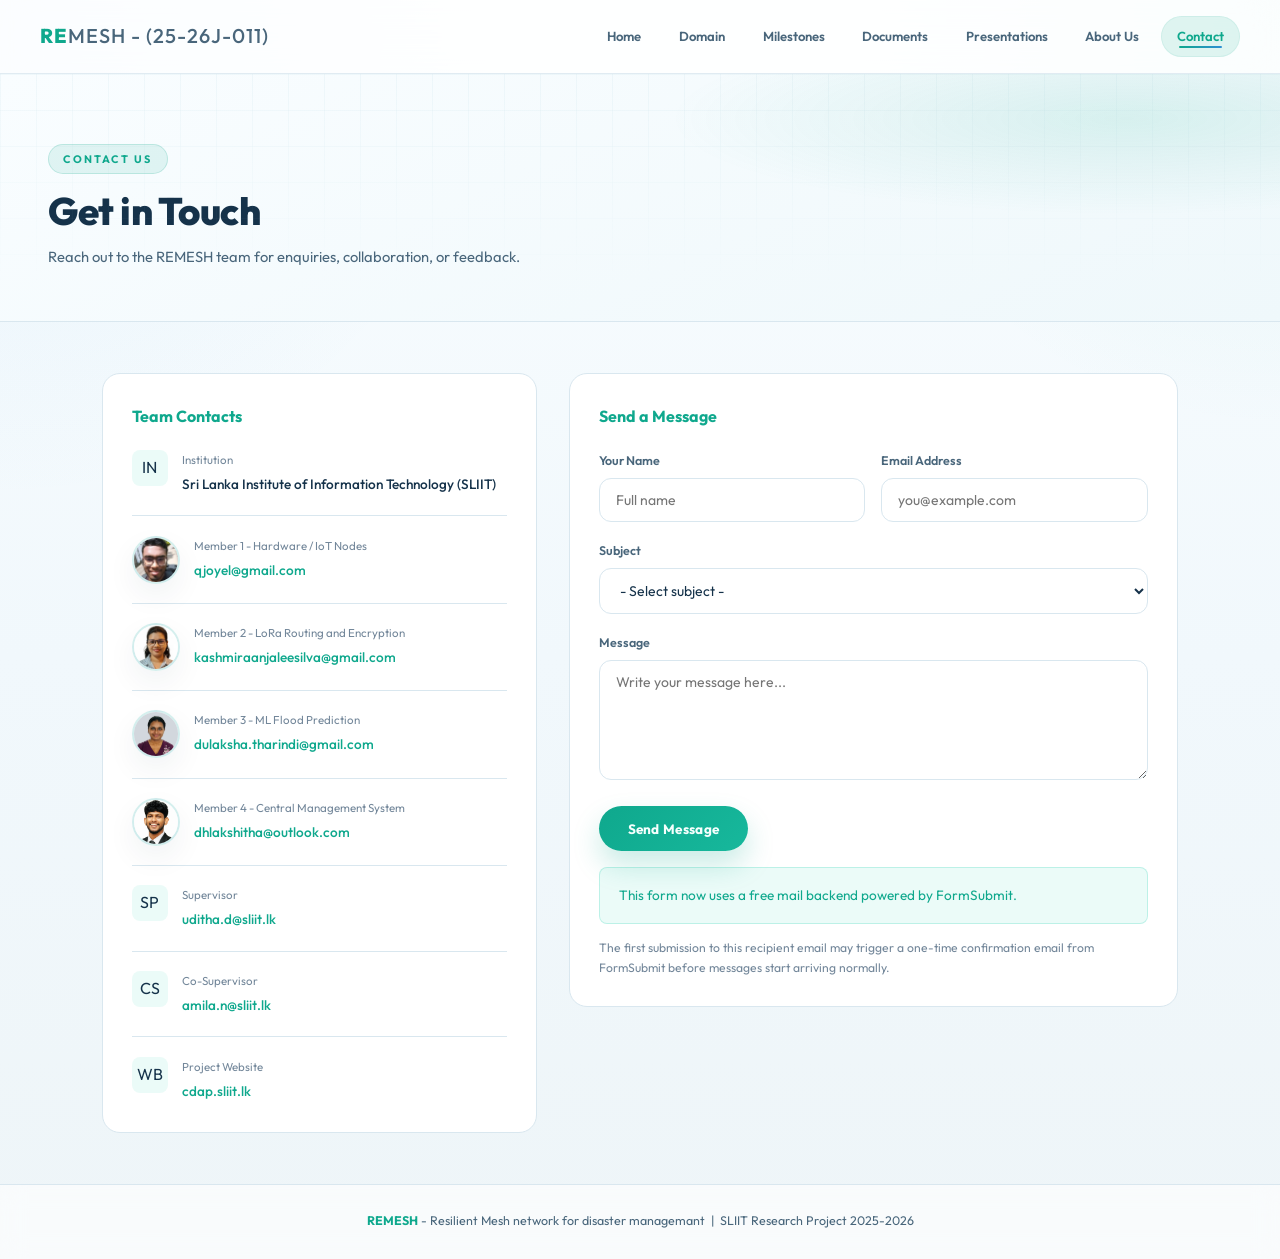
<file: contact.html>
<!DOCTYPE html>
<html lang="en">
<head>
<meta charset="UTF-8"/>
<meta name="viewport" content="width=device-width, initial-scale=1.0"/>
<title>Contact - REMESH</title>
<link rel="stylesheet" href="css/style.css"/>
<style>
.contact-grid {
  display: grid; grid-template-columns: 1fr 1.4fr; gap: 2rem;
  align-items: start;
}

.contact-info-card {
  background: var(--card); border: 1px solid var(--border);
  border-radius: var(--radius); padding: 1.8rem;
}

.contact-info-card h2 {
  font-family: var(--font-head); font-weight: 700;
  font-size: 1rem; color: var(--teal); margin-bottom: 1.2rem;
}

.contact-row {
  display: flex; align-items: flex-start; gap: 0.9rem;
  margin-bottom: 1.2rem; padding-bottom: 1.2rem;
  border-bottom: 1px solid var(--border);
}

.contact-row:last-child { border-bottom: none; margin-bottom: 0; padding-bottom: 0; }

.contact-row .c-icon {
  width: 36px; height: 36px; border-radius: 8px;
  background: rgba(0,201,167,0.08);
  display: flex; align-items: center; justify-content: center;
  font-size: 1rem; flex-shrink: 0;
}

.contact-row .c-photo {
  width: 48px; height: 48px; border-radius: 50%;
  overflow: hidden; flex-shrink: 0;
  border: 2px solid rgba(15,168,141,0.14);
  box-shadow: var(--shadow-soft);
  background: linear-gradient(180deg, #f7fbfe, #edf6fb);
}

.contact-row .c-photo img {
  width: 100%;
  height: 100%;
  object-fit: cover;
  display: block;
}

.contact-row .c-label { font-size: 0.72rem; color: var(--muted); margin-bottom: 0.2rem; }
.contact-row .c-val { font-size: 0.85rem; color: var(--text); font-weight: 500; }
.contact-row .c-val a { color: var(--teal); text-decoration: none; }
.contact-row .c-val a:hover { text-decoration: underline; }

.form-card {
  background: var(--card); border: 1px solid var(--border);
  border-radius: var(--radius); padding: 1.8rem;
}

.form-card h2 {
  font-family: var(--font-head); font-weight: 700;
  font-size: 1rem; color: var(--teal); margin-bottom: 1.2rem;
}

.form-row { display:grid; grid-template-columns:1fr 1fr; gap:1rem; }

.success-msg {
  display:block; background:rgba(0,201,167,0.08);
  border:1px solid rgba(0,201,167,0.2); border-radius:8px;
  padding:1rem 1.2rem; font-size:0.85rem; color:var(--teal);
  margin-top:1rem;
}

.mail-note {
  margin-top: 0.85rem;
  font-size: 0.76rem;
  color: var(--muted);
  line-height: 1.65;
}

@media(max-width:768px) {
  .contact-grid { grid-template-columns: 1fr; }
  .form-row { grid-template-columns: 1fr; }
  .contact-info-card, .form-card { padding: 1.25rem; }
}

@media(max-width:520px) {
  .contact-row { gap: 0.75rem; padding-bottom: 1rem; margin-bottom: 1rem; }
  .contact-row .c-photo { width: 42px; height: 42px; }
  .contact-row .c-icon { width: 34px; height: 34px; font-size: 0.78rem; }
  .contact-row .c-label { font-size: 0.69rem; }
  .contact-row .c-val { font-size: 0.8rem; }
  .form-card h2, .contact-info-card h2 { margin-bottom: 1rem; }
}
</style>
</head>
<body>

<nav>
  <a href="index.html" class="nav-logo">RE<span>MESH - (25-26J-011)</span></a>
  <ul id="nav-links">
    <li><a href="index.html">Home</a></li>
    <li><a href="domain.html">Domain</a></li>
    <li><a href="milestones.html">Milestones</a></li>
    <li><a href="documents.html">Documents</a></li>
    <li><a href="presentations.html">Presentations</a></li>
    <li><a href="about.html">About Us</a></li>
    <li><a href="contact.html" class="active">Contact</a></li>
  </ul>
  <div class="hamburger" id="hamburger"><span></span><span></span><span></span></div>
</nav>

<div class="page-header">
  <div class="tag">Contact Us</div>
  <h1>Get in Touch</h1>
  <p>Reach out to the REMESH team for enquiries, collaboration, or feedback.</p>
</div>

<div class="container">

  <div class="contact-grid">

    <div class="contact-info-card">
      <h2>Team Contacts</h2>

      <div class="contact-row">
        <div class="c-icon">IN</div>
        <div>
          <div class="c-label">Institution</div>
          <div class="c-val">Sri Lanka Institute of Information Technology (SLIIT)</div>
        </div>
      </div>

      <div class="contact-row">
        <div class="c-photo"><img src="images/Joyel.jpeg" alt="Quintus Joyal photo"/></div>
        <div>
          <div class="c-label">Member 1 - Hardware / IoT Nodes</div>
          <div class="c-val"><a href="mailto:qjoyel@gmail.com">qjoyel@gmail.com</a></div>
        </div>
      </div>

      <div class="contact-row">
        <div class="c-photo"><img src="images/Kashmira.jpeg" alt="P. K. A. Silva photo"/></div>
        <div>
          <div class="c-label">Member 2 - LoRa Routing and Encryption</div>
          <div class="c-val"><a href="mailto:kashmiraanjaleesilva@gmail.com">kashmiraanjaleesilva@gmail.com</a></div>
        </div>
      </div>

      <div class="contact-row">
        <div class="c-photo"><img src="images/dulaksha.png" alt="D. T. Jayanath photo"/></div>
        <div>
          <div class="c-label">Member 3 - ML Flood Prediction</div>
          <div class="c-val"><a href="mailto:dulaksha.tharindi@gmail.com">dulaksha.tharindi@gmail.com</a></div>
        </div>
      </div>

      <div class="contact-row">
        <div class="c-photo"><img src="images/Lakshitha.png" alt="D. H. Lakshitha photo"/></div>
        <div>
          <div class="c-label">Member 4 - Central Management System</div>
          <div class="c-val"><a href="mailto:dhlakshitha@outlook.com">dhlakshitha@outlook.com</a></div>
        </div>
      </div>

      <div class="contact-row">
        <div class="c-icon">SP</div>
        <div>
          <div class="c-label">Supervisor</div>
          <div class="c-val"><a href="mailto:uditha.d@sliit.lk">uditha.d@sliit.lk</a></div>
        </div>
      </div>

      <div class="contact-row">
        <div class="c-icon">CS</div>
        <div>
          <div class="c-label">Co-Supervisor</div>
          <div class="c-val"><a href="mailto:amila.n@sliit.lk">amila.n@sliit.lk</a></div>
        </div>
      </div>

      <div class="contact-row">
        <div class="c-icon">WB</div>
        <div>
          <div class="c-label">Project Website</div>
          <div class="c-val"><a href="http://cdap.sliit.lk/" target="_blank">cdap.sliit.lk</a></div>
        </div>
      </div>
    </div>

    <form class="form-card" action="https://formsubmit.co/dhlakshitha@outlook.com" method="POST">
      <h2>Send a Message</h2>
      <input type="hidden" name="_subject" value="New REMESH website contact submission"/>
      <input type="hidden" name="_template" value="table"/>
      <input type="hidden" name="_autoresponse" value="Thank you for contacting the REMESH team. We have received your message and will get back to you soon."/>
      <div class="form-row">
        <div class="form-group">
          <label>Your Name</label>
          <input type="text" id="fname" name="name" placeholder="Full name" required/>
        </div>
        <div class="form-group">
          <label>Email Address</label>
          <input type="email" id="femail" name="email" placeholder="you@example.com" required/>
        </div>
      </div>
      <div class="form-group">
        <label>Subject</label>
        <select id="fsubject" name="subject" required>
          <option value="">- Select subject -</option>
          <option>General Enquiry</option>
          <option>Research Collaboration</option>
          <option>Technical Question - Hardware</option>
          <option>Technical Question - LoRa / Firmware</option>
          <option>Technical Question - ML Model</option>
          <option>Technical Question - Central Management system</option>
          <option>Other</option>
        </select>
      </div>
      <div class="form-group">
        <label>Message</label>
        <textarea id="fmessage" name="message" placeholder="Write your message here..." required></textarea>
      </div>
      <button class="btn btn-primary" type="submit">Send Message</button>
      <div class="success-msg" id="successMsg">
        This form now uses a free mail backend powered by FormSubmit.
      </div>
      <div class="mail-note">
        The first submission to this recipient email may trigger a one-time confirmation email from FormSubmit before messages start arriving normally.
      </div>
    </form>

  </div>
</div>

<footer>
  <strong>REMESH</strong> - Resilient Mesh network for disaster managemant &nbsp;|&nbsp; SLIIT Research Project 2025-2026
</footer>

<script src="js/main.js"></script>
</body>
</html>
</file>
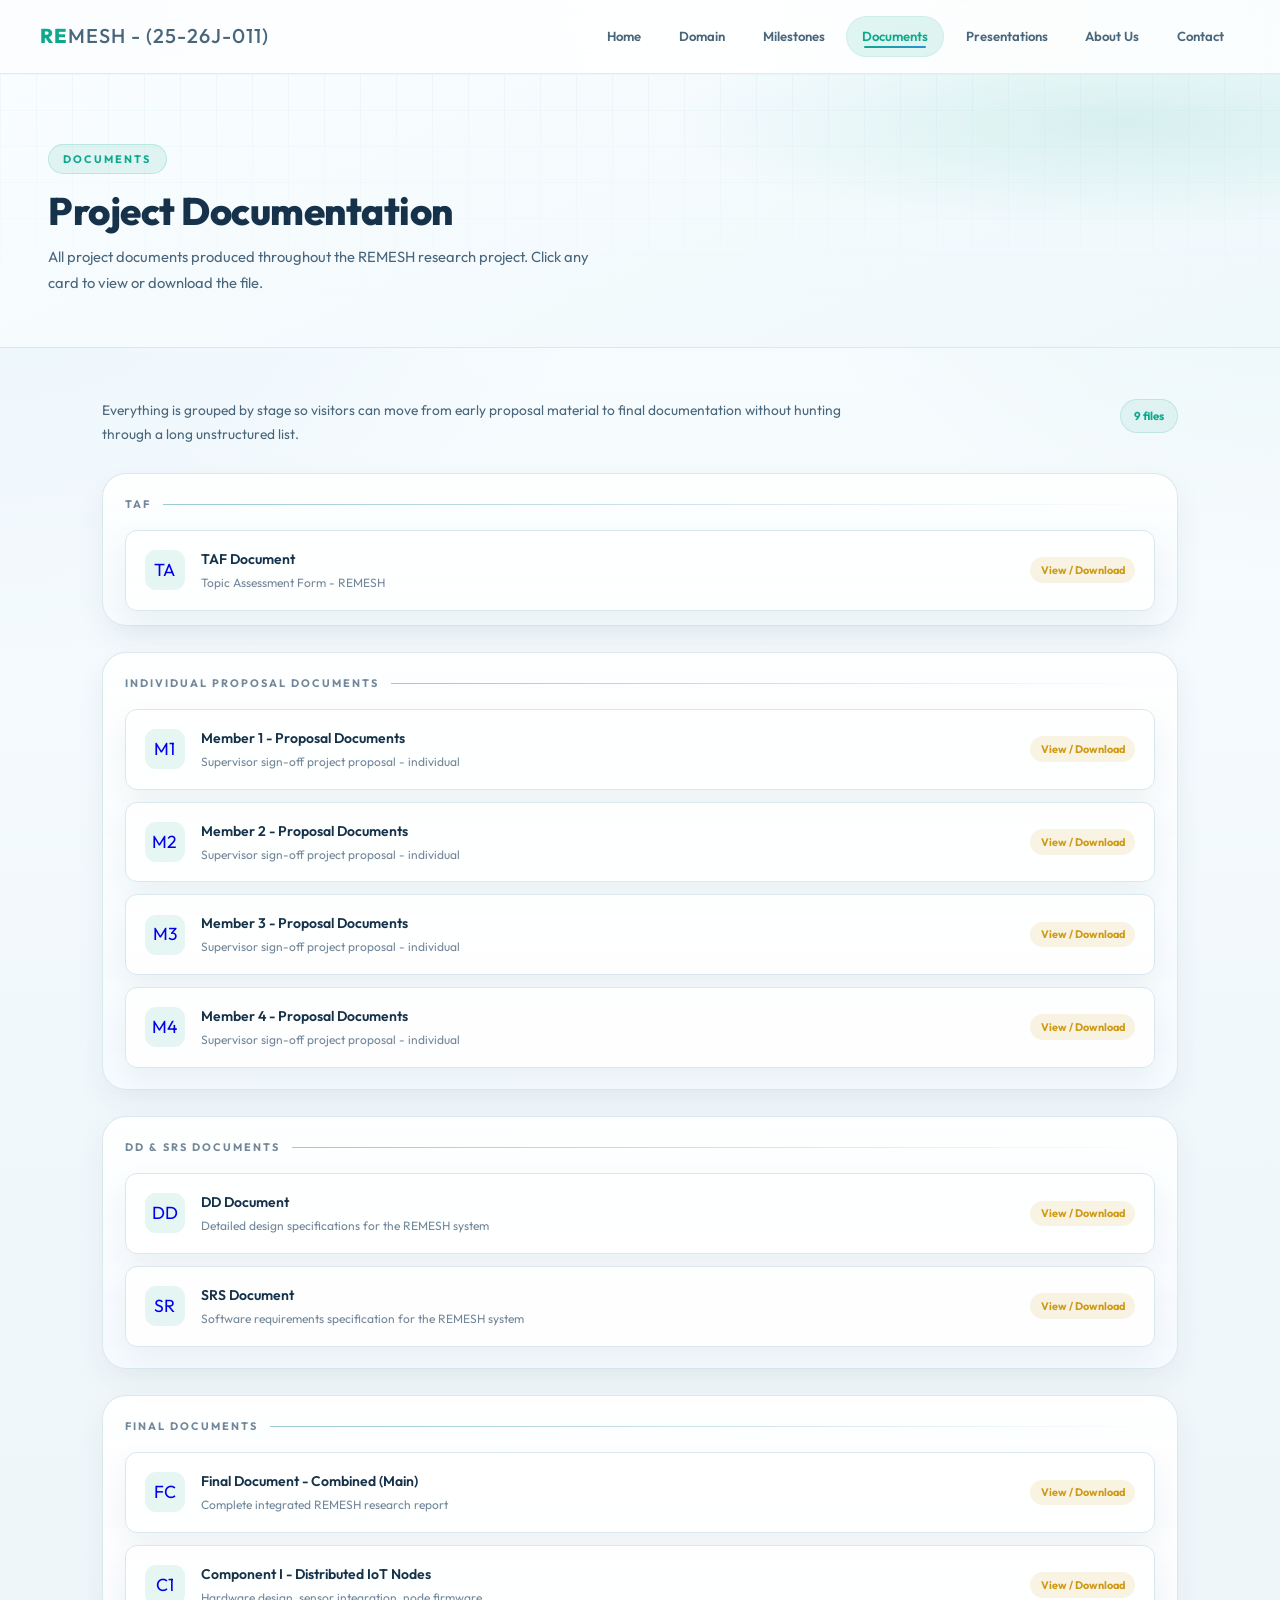
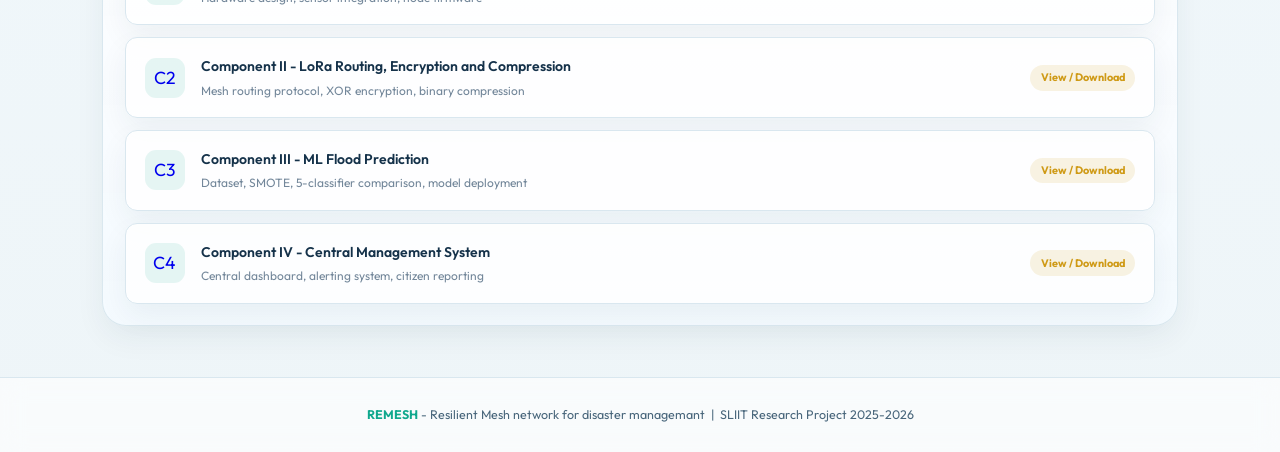
<file: documents.html>
<!DOCTYPE html>
<html lang="en">
<head>
<meta charset="UTF-8"/>
<meta name="viewport" content="width=device-width, initial-scale=1.0"/>
<title>Documents - REMESH</title>
<link rel="stylesheet" href="css/style.css"/>
<style>
.docs-shell {
  display: grid;
  gap: 1.6rem;
}

.docs-intro {
  display: flex;
  align-items: flex-start;
  justify-content: space-between;
  gap: 1rem;
}

.docs-intro p {
  color: var(--text2);
  font-size: 0.86rem;
  line-height: 1.74;
  max-width: 760px;
}

.docs-count {
  flex-shrink: 0;
  padding: 0.38rem 0.82rem;
  border-radius: 999px;
  background: rgba(15,168,141,0.08);
  border: 1px solid rgba(15,168,141,0.16);
  color: var(--teal);
  font-size: 0.72rem;
  font-weight: 700;
}

.docs-group {
  background: linear-gradient(180deg, rgba(255,255,255,0.9), rgba(245,251,255,0.88));
  border: 1px solid rgba(217,231,239,0.95);
  border-radius: 24px;
  padding: 1.35rem;
  box-shadow: var(--shadow-soft);
}

.docs-group .section-title {
  margin-top: 0;
  margin-bottom: 1rem;
}

.docs-group.single {
  padding-bottom: 0.9rem;
}

.docs-stack {
  display: flex;
  flex-direction: column;
  gap: 0.75rem;
}

@media (max-width: 640px) {
  .docs-intro { flex-direction: column; gap: 0.65rem; }
  .docs-group { padding: 1rem; border-radius: 18px; }
}
</style>
</head>
<body>

<nav>
  <a href="index.html" class="nav-logo">RE<span>MESH - (25-26J-011)</span></a>
  <ul id="nav-links">
    <li><a href="index.html">Home</a></li>
    <li><a href="domain.html">Domain</a></li>
    <li><a href="milestones.html">Milestones</a></li>
    <li><a href="documents.html" class="active">Documents</a></li>
    <li><a href="presentations.html">Presentations</a></li>
    <li><a href="about.html">About Us</a></li>
    <li><a href="contact.html">Contact</a></li>
  </ul>
  <div class="hamburger" id="hamburger"><span></span><span></span><span></span></div>
</nav>

<div class="page-header">
  <div class="tag">Documents</div>
  <h1>Project Documentation</h1>
  <p>All project documents produced throughout the REMESH research project. Click any card to view or download the file.</p>
</div>

<div class="container">
  <div class="docs-shell">

    <div class="docs-intro">
      <p>Everything is grouped by stage so visitors can move from early proposal material to final documentation without hunting through a long unstructured list.</p>
      <div class="docs-count">9 files</div>
    </div>

    <div class="docs-group single">
      <div class="section-title">TAF</div>
      <a href="docs/TAF_25-26J-011.pdf" class="doc-link">
        <div class="doc-icon">TA</div>
        <div>
          <div class="doc-name">TAF Document</div>
          <div class="doc-meta">Topic Assessment Form - REMESH</div>
        </div>
        <span class="doc-badge badge-pending">View / Download</span>
      </a>
    </div>

    <div class="docs-group">
      <div class="section-title">Individual Proposal Documents</div>
      <div class="docs-stack">
        <a href="docs/Individual Proposals/IT22196088_Proposal_Report.pdf" class="doc-link">
          <div class="doc-icon">M1</div>
          <div>
            <div class="doc-name">Member 1 - Proposal Documents</div>
            <div class="doc-meta">Supervisor sign-off project proposal - individual</div>
          </div>
          <span class="doc-badge badge-pending">View / Download</span>
        </a>
        <a href="docs/Individual Proposals/IT22571298-Proposal Report Draft.pdf" class="doc-link">
          <div class="doc-icon">M2</div>
          <div>
            <div class="doc-name">Member 2 - Proposal Documents</div>
            <div class="doc-meta">Supervisor sign-off project proposal - individual</div>
          </div>
          <span class="doc-badge badge-pending">View / Download</span>
        </a>
        <a href="docs/Individual Proposals/IT22563446_Proposal_Report.pdf" class="doc-link">
          <div class="doc-icon">M3</div>
          <div>
            <div class="doc-name">Member 3 - Proposal Documents</div>
            <div class="doc-meta">Supervisor sign-off project proposal - individual</div>
          </div>
          <span class="doc-badge badge-pending">View / Download</span>
        </a>
        <a href="docs/Individual Proposals/IT22617446-Research_proposal_singned.pdf" class="doc-link">
          <div class="doc-icon">M4</div>
          <div>
            <div class="doc-name">Member 4 - Proposal Documents</div>
            <div class="doc-meta">Supervisor sign-off project proposal - individual</div>
          </div>
          <span class="doc-badge badge-pending">View / Download</span>
        </a>
      </div>
    </div>

    <div class="docs-group">
      <div class="section-title">DD & SRS Documents</div>
      <div class="docs-stack">
        <a href="docs/Design Document 25-26J-011.pdf" class="doc-link">
          <div class="doc-icon">DD</div>
          <div>
            <div class="doc-name">DD Document</div>
            <div class="doc-meta">Detailed design specifications for the REMESH system</div>
          </div>
          <span class="doc-badge badge-pending">View / Download</span>
        </a>
        <a href="docs/SRS_25-26J-011.pdf" class="doc-link">
          <div class="doc-icon">SR</div>
          <div>
            <div class="doc-name">SRS Document</div>
            <div class="doc-meta">Software requirements specification for the REMESH system</div>
          </div>
          <span class="doc-badge badge-pending">View / Download</span>
        </a>
      </div>
    </div>

    <div class="docs-group">
      <div class="section-title">Final Documents</div>
      <div class="docs-stack">
        <a href="docs/final-combined.pdf" class="doc-link">
          <div class="doc-icon">FC</div>
          <div>
            <div class="doc-name">Final Document - Combined (Main)</div>
            <div class="doc-meta">Complete integrated REMESH research report</div>
          </div>
          <span class="doc-badge badge-pending">View / Download</span>
        </a>
        <a href="docs/final-hardware.pdf" class="doc-link">
          <div class="doc-icon">C1</div>
          <div>
            <div class="doc-name">Component I - Distributed IoT Nodes</div>
            <div class="doc-meta">Hardware design, sensor integration, node firmware</div>
          </div>
          <span class="doc-badge badge-pending">View / Download</span>
        </a>
        <a href="docs/final-lora.pdf" class="doc-link">
          <div class="doc-icon">C2</div>
          <div>
            <div class="doc-name">Component II - LoRa Routing, Encryption and Compression</div>
            <div class="doc-meta">Mesh routing protocol, XOR encryption, binary compression</div>
          </div>
          <span class="doc-badge badge-pending">View / Download</span>
        </a>
        <a href="docs/final-ml.pdf" class="doc-link">
          <div class="doc-icon">C3</div>
          <div>
            <div class="doc-name">Component III - ML Flood Prediction</div>
            <div class="doc-meta">Dataset, SMOTE, 5-classifier comparison, model deployment</div>
          </div>
          <span class="doc-badge badge-pending">View / Download</span>
        </a>
        <a href="docs/final-dashboard.pdf" class="doc-link">
          <div class="doc-icon">C4</div>
          <div>
            <div class="doc-name">Component IV - Central Management System</div>
            <div class="doc-meta">Central dashboard, alerting system, citizen reporting</div>
          </div>
          <span class="doc-badge badge-pending">View / Download</span>
        </a>
      </div>
    </div>

  </div>
</div>

<footer>
  <strong>REMESH</strong> - Resilient Mesh network for disaster managemant &nbsp;|&nbsp; SLIIT Research Project 2025-2026
</footer>
<script src="js/main.js"></script>
</body>
</html>
</file>
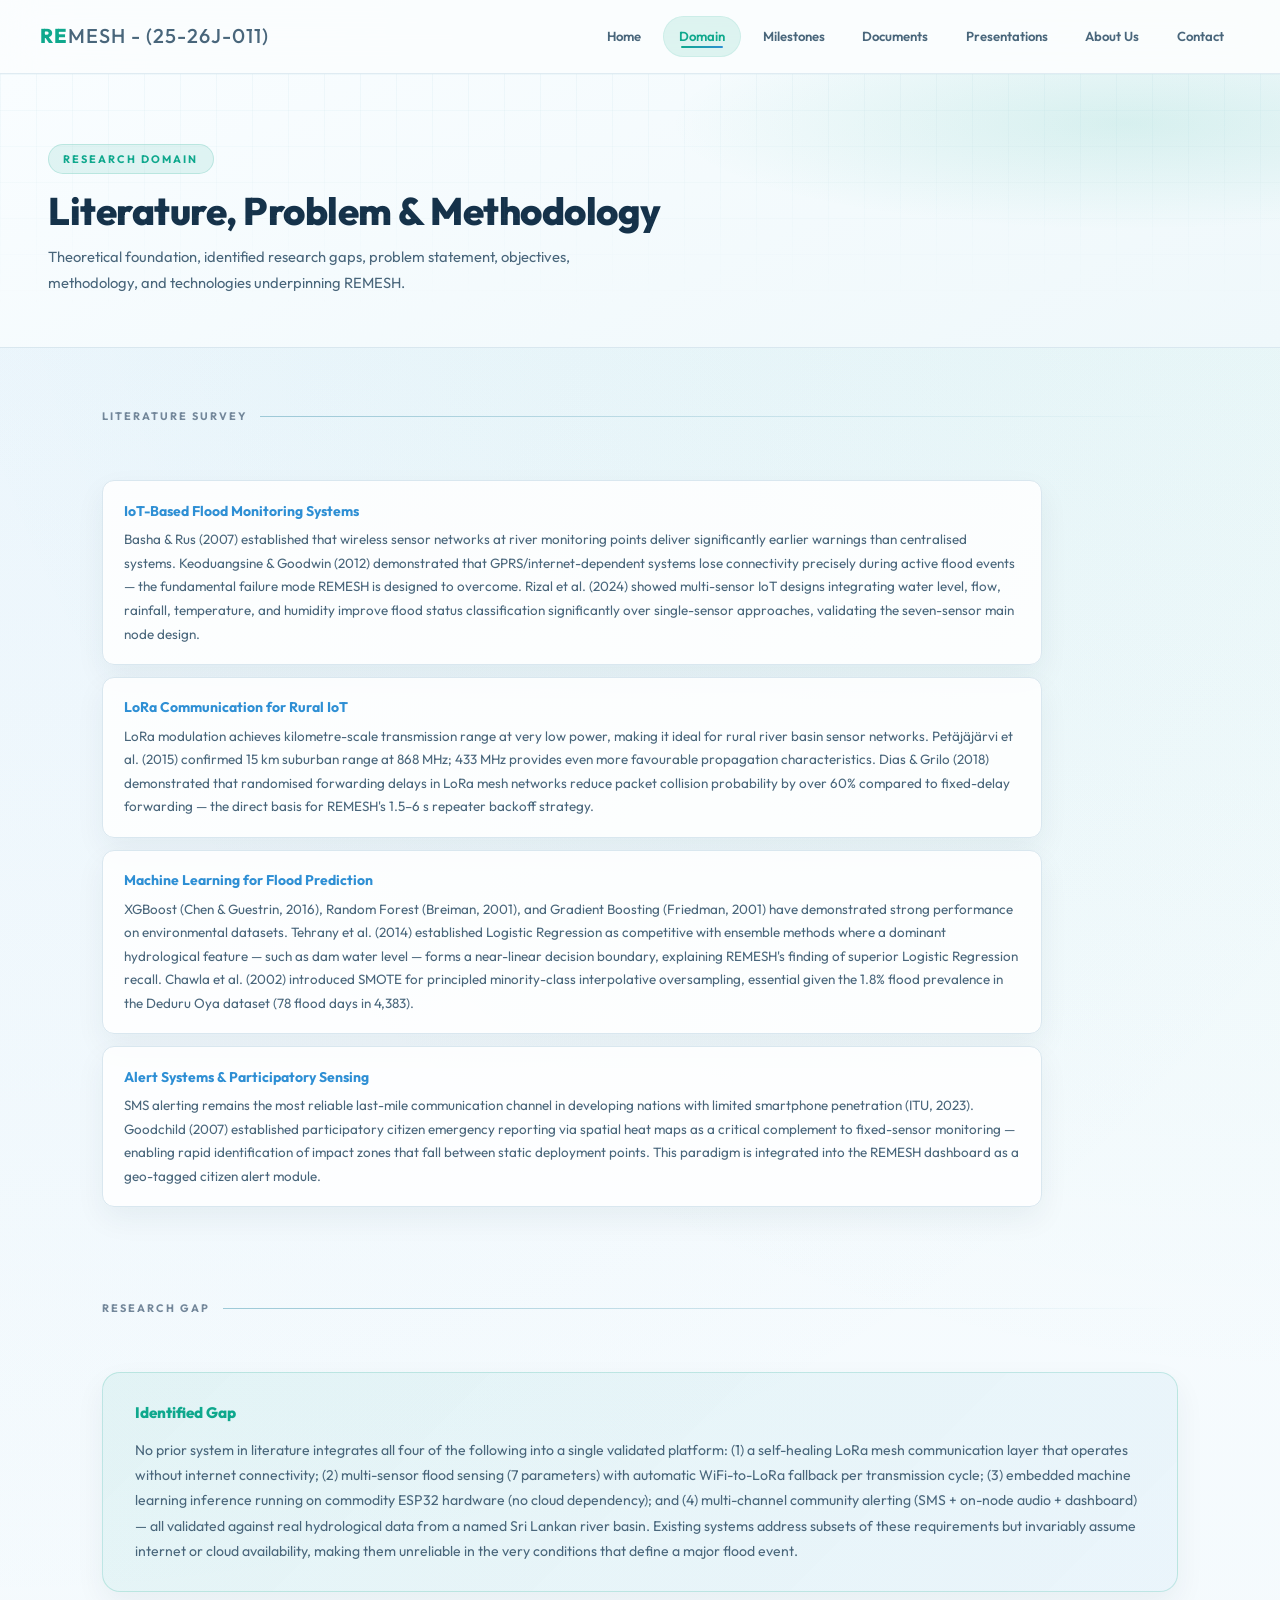
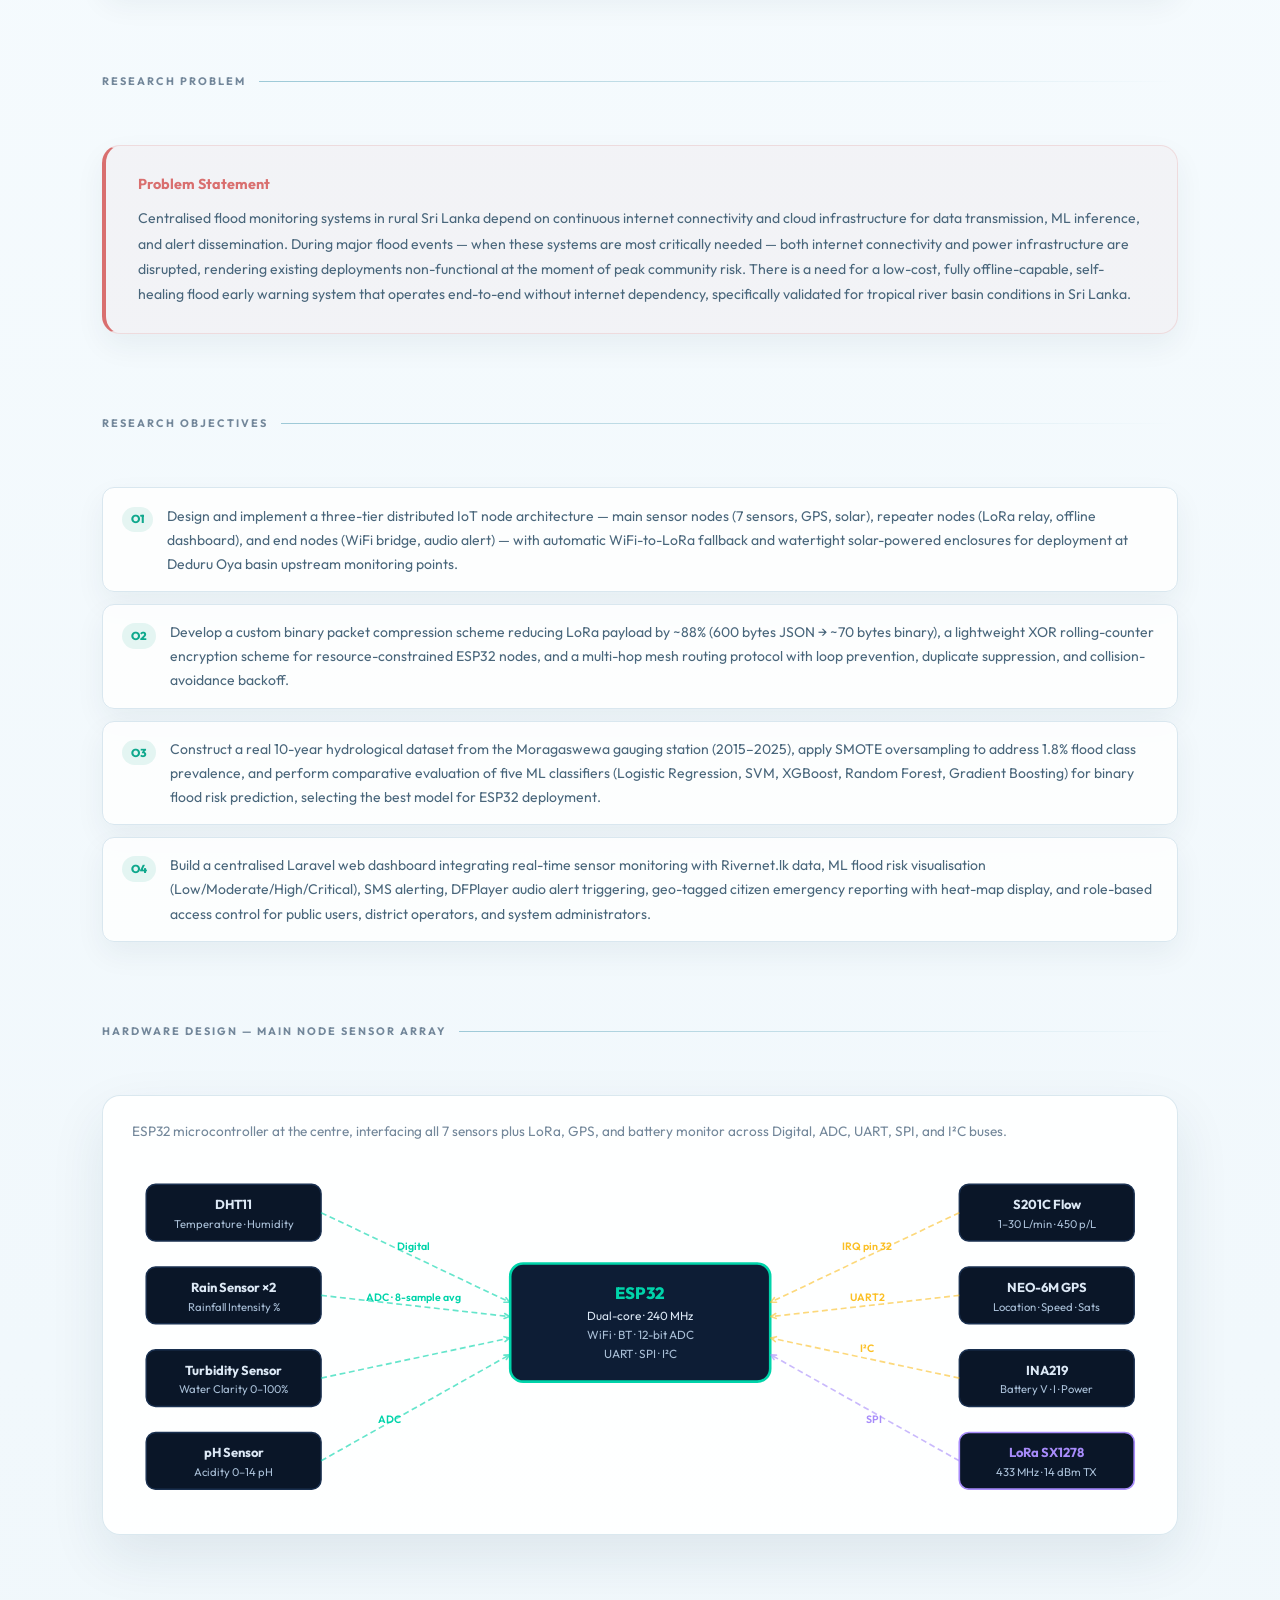
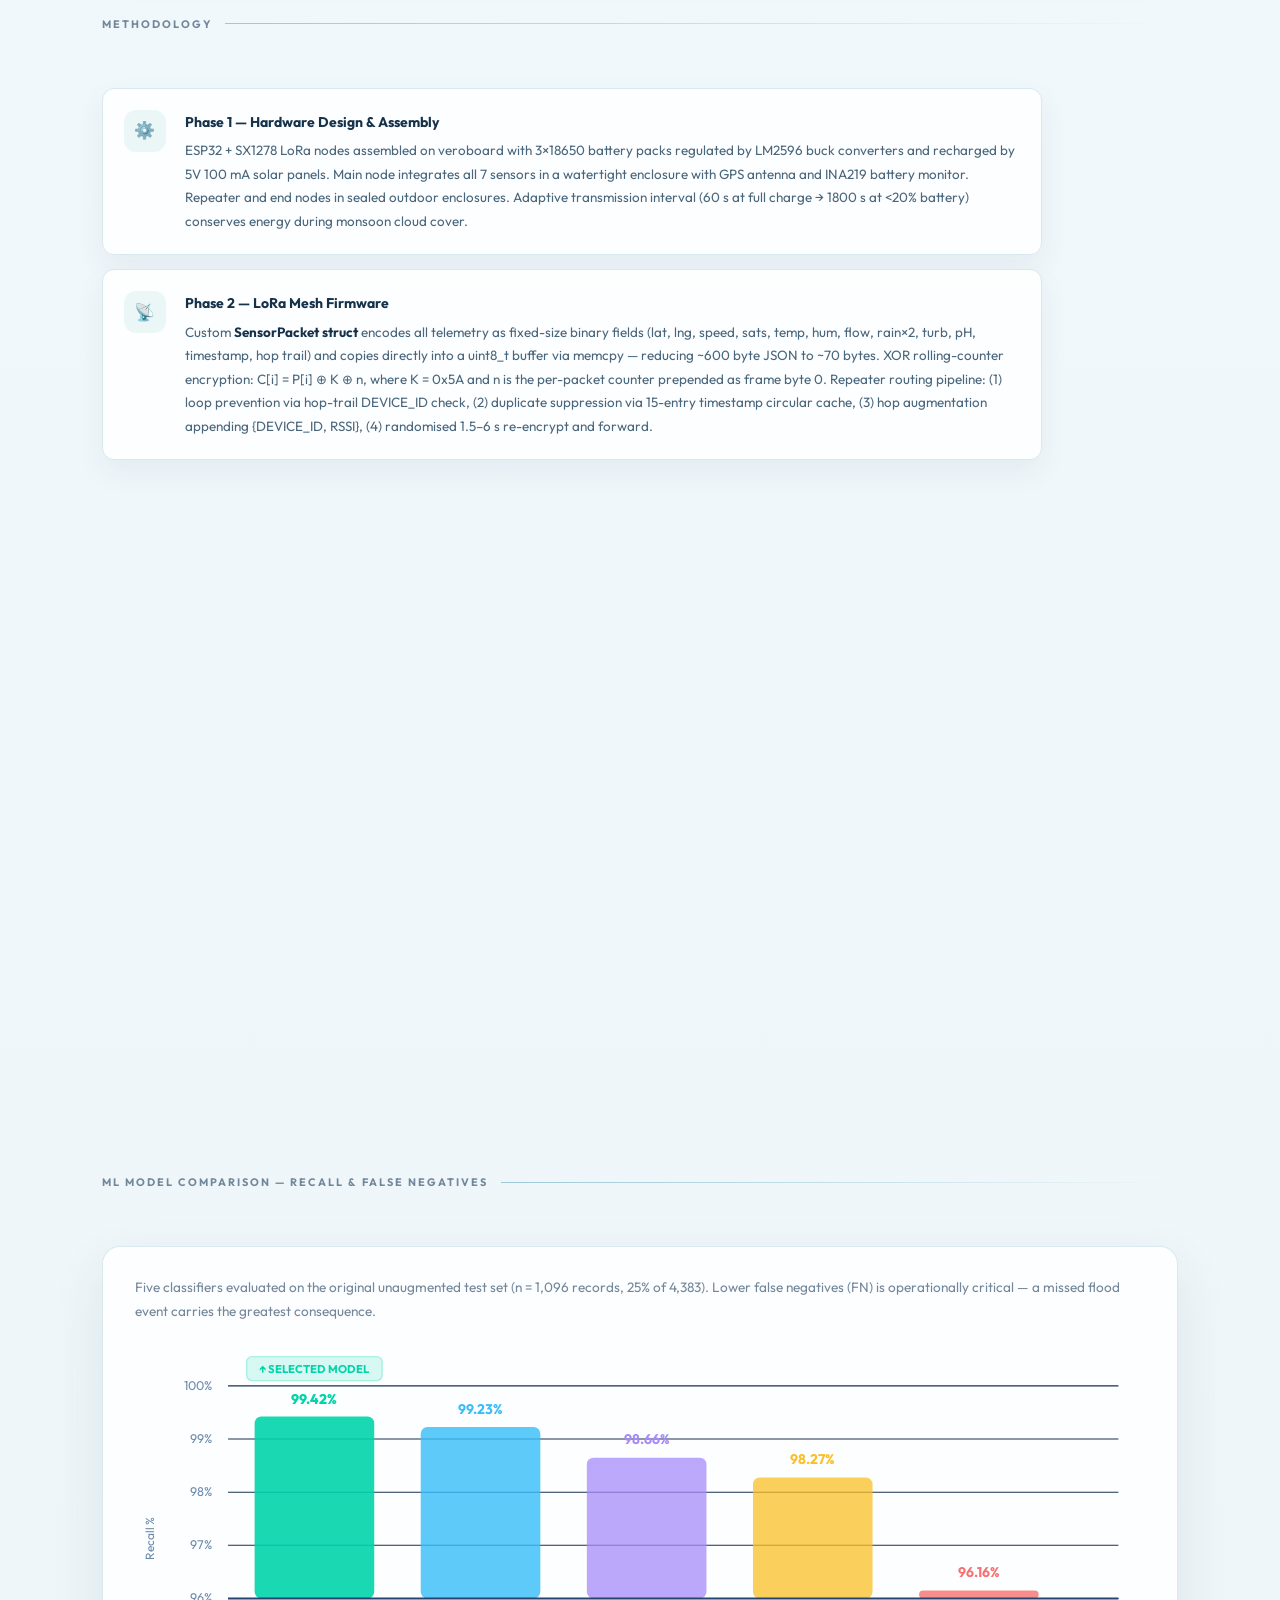
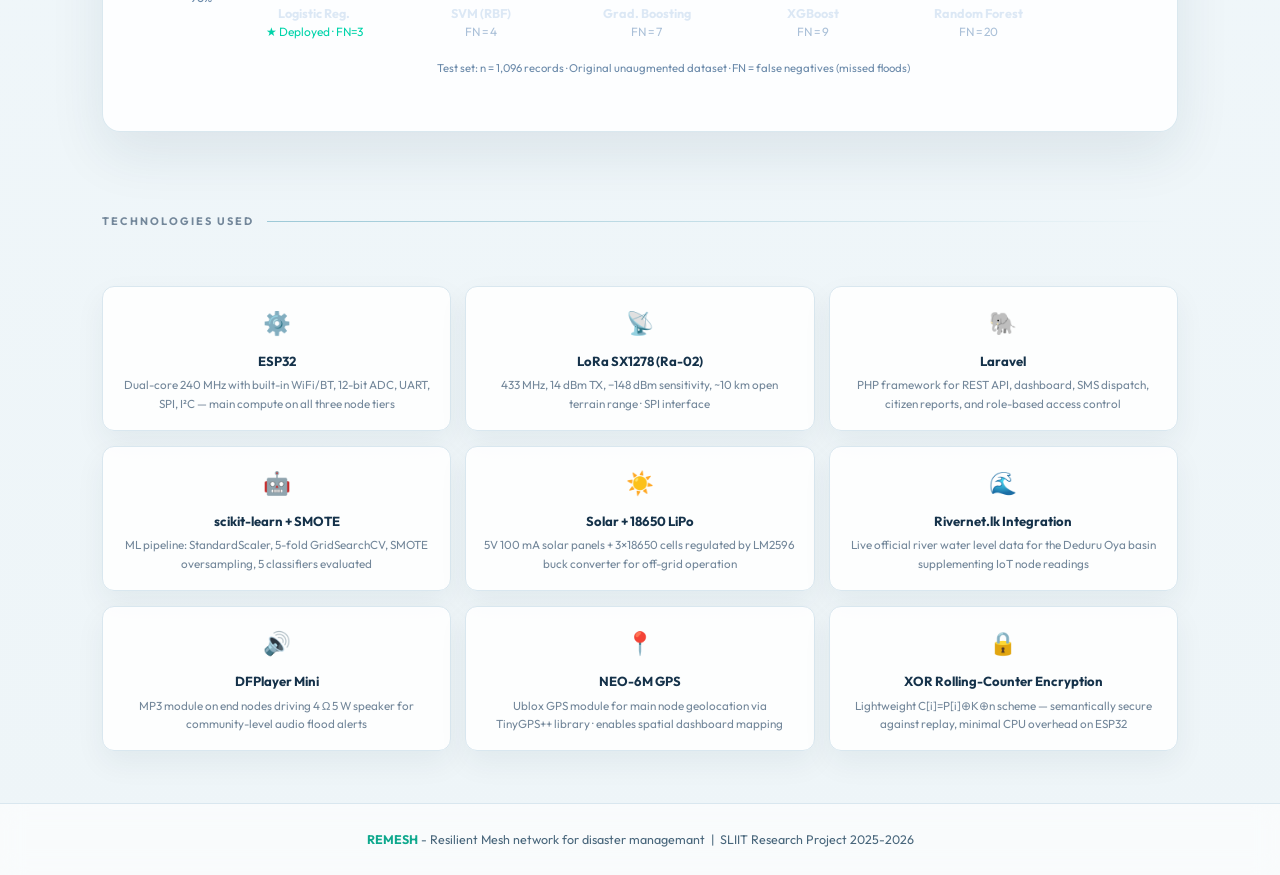
<file: domain.html>
<!DOCTYPE html>
<html lang="en">
<head>
<meta charset="UTF-8"/>
<meta name="viewport" content="width=device-width, initial-scale=1.0"/>
<title>Domain — REMESH</title>
<link rel="stylesheet" href="css/style.css"/>
<style>
.comp-badge{display:inline-flex;align-items:center;gap:0.3rem;font-size:0.68rem;font-weight:700;padding:0.22rem 0.65rem;border-radius:20px;margin-bottom:0.6rem;}
.domain-flow {
  display: grid;
  gap: 2rem;
}
.domain-copy {
  max-width: 940px;
}
.domain-copy p,
.domain-copy li {
  text-wrap: pretty;
}
@media (max-width: 640px) {
  .domain-flow { gap: 1.4rem; }
}
</style>
</head>
<body>

<nav>
  <a href="index.html" class="nav-logo">RE<span>MESH - (25-26J-011)</span></a>
  <ul id="nav-links">
    <li><a href="index.html">Home</a></li>
    <li><a href="domain.html" class="active">Domain</a></li>
    <li><a href="milestones.html">Milestones</a></li>
    <li><a href="documents.html">Documents</a></li>
    <li><a href="presentations.html">Presentations</a></li>
    <li><a href="about.html">About Us</a></li>
    <li><a href="contact.html">Contact</a></li>
  </ul>
  <div class="hamburger" id="hamburger"><span></span><span></span><span></span></div>
</nav>

<div class="page-header">
  <div class="tag">Research Domain</div>
  <h1>Literature, Problem &amp; Methodology</h1>
  <p>Theoretical foundation, identified research gaps, problem statement, objectives, methodology, and technologies underpinning REMESH.</p>
</div>

<div class="container">
<div class="domain-flow">

  <!-- ── LITERATURE SURVEY ── -->
  <div class="section-title">Literature Survey</div>

  <div class="domain-copy" style="margin-bottom:2.5rem;">
    <div class="lit-ref">
      <div class="ref-title">IoT-Based Flood Monitoring Systems</div>
      <p>Basha &amp; Rus (2007) established that wireless sensor networks at river monitoring points deliver significantly earlier warnings than centralised systems. Keoduangsine &amp; Goodwin (2012) demonstrated that GPRS/internet-dependent systems lose connectivity precisely during active flood events — the fundamental failure mode REMESH is designed to overcome. Rizal et al. (2024) showed multi-sensor IoT designs integrating water level, flow, rainfall, temperature, and humidity improve flood status classification significantly over single-sensor approaches, validating the seven-sensor main node design.</p>
    </div>
    <div class="lit-ref">
      <div class="ref-title">LoRa Communication for Rural IoT</div>
      <p>LoRa modulation achieves kilometre-scale transmission range at very low power, making it ideal for rural river basin sensor networks. Petäjäjärvi et al. (2015) confirmed 15 km suburban range at 868 MHz; 433 MHz provides even more favourable propagation characteristics. Dias &amp; Grilo (2018) demonstrated that randomised forwarding delays in LoRa mesh networks reduce packet collision probability by over 60% compared to fixed-delay forwarding — the direct basis for REMESH's 1.5–6 s repeater backoff strategy.</p>
    </div>
    <div class="lit-ref">
      <div class="ref-title">Machine Learning for Flood Prediction</div>
      <p>XGBoost (Chen &amp; Guestrin, 2016), Random Forest (Breiman, 2001), and Gradient Boosting (Friedman, 2001) have demonstrated strong performance on environmental datasets. Tehrany et al. (2014) established Logistic Regression as competitive with ensemble methods where a dominant hydrological feature — such as dam water level — forms a near-linear decision boundary, explaining REMESH's finding of superior Logistic Regression recall. Chawla et al. (2002) introduced SMOTE for principled minority-class interpolative oversampling, essential given the 1.8% flood prevalence in the Deduru Oya dataset (78 flood days in 4,383).</p>
    </div>
    <div class="lit-ref">
      <div class="ref-title">Alert Systems &amp; Participatory Sensing</div>
      <p>SMS alerting remains the most reliable last-mile communication channel in developing nations with limited smartphone penetration (ITU, 2023). Goodchild (2007) established participatory citizen emergency reporting via spatial heat maps as a critical complement to fixed-sensor monitoring — enabling rapid identification of impact zones that fall between static deployment points. This paradigm is integrated into the REMESH dashboard as a geo-tagged citizen alert module.</p>
    </div>
  </div>

  <!-- ── RESEARCH GAP ── -->
  <div class="section-title">Research Gap</div>
  <div class="highlight-box" style="margin-bottom:2.5rem;">
    <h2>Identified Gap</h2>
    <p>
      No prior system in literature integrates all four of the following into a single validated platform:
      (1) a self-healing LoRa mesh communication layer that operates without internet connectivity;
      (2) multi-sensor flood sensing (7 parameters) with automatic WiFi-to-LoRa fallback per transmission cycle;
      (3) embedded machine learning inference running on commodity ESP32 hardware (no cloud dependency);
      and (4) multi-channel community alerting (SMS + on-node audio + dashboard) — all validated against
      real hydrological data from a named Sri Lankan river basin. Existing systems address subsets of these
      requirements but invariably assume internet or cloud availability, making them unreliable in the very
      conditions that define a major flood event.
    </p>
  </div>

  <!-- ── RESEARCH PROBLEM ── -->
  <div class="section-title">Research Problem</div>
  <div class="problem-box" style="margin-bottom:2.5rem;">
    <h2>Problem Statement</h2>
    <p>
      Centralised flood monitoring systems in rural Sri Lanka depend on continuous internet connectivity
      and cloud infrastructure for data transmission, ML inference, and alert dissemination.
      During major flood events — when these systems are most critically needed — both internet
      connectivity and power infrastructure are disrupted, rendering existing deployments non-functional
      at the moment of peak community risk. There is a need for a low-cost, fully offline-capable,
      self-healing flood early warning system that operates end-to-end without internet dependency,
      specifically validated for tropical river basin conditions in Sri Lanka.
    </p>
  </div>

  <!-- ── OBJECTIVES ── -->
  <div class="section-title">Research Objectives</div>
  <ul class="obj-list" style="margin-bottom:2.5rem;">
    <li>
      <span class="obj-num">O1</span>
      Design and implement a three-tier distributed IoT node architecture — main sensor nodes (7 sensors, GPS, solar), repeater nodes (LoRa relay, offline dashboard), and end nodes (WiFi bridge, audio alert) — with automatic WiFi-to-LoRa fallback and watertight solar-powered enclosures for deployment at Deduru Oya basin upstream monitoring points.
    </li>
    <li>
      <span class="obj-num">O2</span>
      Develop a custom binary packet compression scheme reducing LoRa payload by ~88% (600 bytes JSON → ~70 bytes binary), a lightweight XOR rolling-counter encryption scheme for resource-constrained ESP32 nodes, and a multi-hop mesh routing protocol with loop prevention, duplicate suppression, and collision-avoidance backoff.
    </li>
    <li>
      <span class="obj-num">O3</span>
      Construct a real 10-year hydrological dataset from the Moragaswewa gauging station (2015–2025), apply SMOTE oversampling to address 1.8% flood class prevalence, and perform comparative evaluation of five ML classifiers (Logistic Regression, SVM, XGBoost, Random Forest, Gradient Boosting) for binary flood risk prediction, selecting the best model for ESP32 deployment.
    </li>
    <li>
      <span class="obj-num">O4</span>
      Build a centralised Laravel web dashboard integrating real-time sensor monitoring with Rivernet.lk data, ML flood risk visualisation (Low/Moderate/High/Critical), SMS alerting, DFPlayer audio alert triggering, geo-tagged citizen emergency reporting with heat-map display, and role-based access control for public users, district operators, and system administrators.
    </li>
  </ul>

  <!-- ── SENSOR DIAGRAM ── -->
  <div class="section-title">Hardware Design — Main Node Sensor Array</div>
  <div class="card" style="margin-bottom:2.5rem;padding:1.5rem 1.8rem 2rem;">
    <p style="font-size:0.85rem;color:var(--muted);margin-bottom:1.2rem;">ESP32 microcontroller at the centre, interfacing all 7 sensors plus LoRa, GPS, and battery monitor across Digital, ADC, UART, SPI, and I²C buses.</p>
    <svg viewBox="0 0 860 280" xmlns="http://www.w3.org/2000/svg" style="width:100%;height:auto;">
      <defs>
        <marker id="sa" viewBox="0 0 10 10" refX="9" refY="5" markerWidth="5" markerHeight="5" orient="auto-start-reverse">
          <path d="M2 2L8 5L2 8" fill="none" stroke="#00d4aa" stroke-width="2" stroke-linecap="round" stroke-linejoin="round"/>
        </marker>
        <marker id="sb" viewBox="0 0 10 10" refX="9" refY="5" markerWidth="5" markerHeight="5" orient="auto-start-reverse">
          <path d="M2 2L8 5L2 8" fill="none" stroke="#fbbf24" stroke-width="2" stroke-linecap="round" stroke-linejoin="round"/>
        </marker>
        <marker id="sc" viewBox="0 0 10 10" refX="9" refY="5" markerWidth="5" markerHeight="5" orient="auto-start-reverse">
          <path d="M2 2L8 5L2 8" fill="none" stroke="#a78bfa" stroke-width="2" stroke-linecap="round" stroke-linejoin="round"/>
        </marker>
      </defs>

      <!-- ESP32 CENTRE -->
      <rect x="320" y="85" width="220" height="100" rx="11" fill="#0d1d35" stroke="#00d4aa" stroke-width="2.2"/>
      <text x="430" y="115" text-anchor="middle" fill="#00d4aa"  font-size="14" font-family="Outfit,sans-serif" font-weight="800">ESP32</text>
      <text x="430" y="133" text-anchor="middle" fill="#dce8f5" font-size="10" font-family="Outfit,sans-serif">Dual-core · 240 MHz</text>
      <text x="430" y="149" text-anchor="middle" fill="#aac0d8" font-size="10" font-family="Outfit,sans-serif">WiFi · BT · 12-bit ADC</text>
      <text x="430" y="165" text-anchor="middle" fill="#aac0d8" font-size="10" font-family="Outfit,sans-serif">UART · SPI · I²C</text>

      <!-- LEFT SENSORS (Teal group) -->
      <!-- DHT11 -->
      <rect x="12" y="18" width="148" height="48" rx="8" fill="#0a1628" stroke="#1a3050" stroke-width="1.2"/>
      <text x="86" y="39"  text-anchor="middle" fill="#dce8f5" font-size="11" font-family="Outfit,sans-serif" font-weight="700">DHT11</text>
      <text x="86" y="55"  text-anchor="middle" fill="#aac0d8" font-size="9.5" font-family="Outfit,sans-serif">Temperature · Humidity</text>
      <line x1="160" y1="42" x2="320" y2="118" stroke="#00d4aa" stroke-width="1.4" stroke-dasharray="5 3" marker-end="url(#sa)" opacity="0.6"/>
      <text x="238" y="74"  text-anchor="middle" fill="#00d4aa" font-size="9" font-family="Outfit,sans-serif" font-weight="600">Digital</text>

      <!-- Rain x2 -->
      <rect x="12" y="88" width="148" height="48" rx="8" fill="#0a1628" stroke="#1a3050" stroke-width="1.2"/>
      <text x="86" y="109" text-anchor="middle" fill="#dce8f5" font-size="11" font-family="Outfit,sans-serif" font-weight="700">Rain Sensor ×2</text>
      <text x="86" y="125" text-anchor="middle" fill="#aac0d8" font-size="9.5" font-family="Outfit,sans-serif">Rainfall Intensity %</text>
      <line x1="160" y1="112" x2="320" y2="130" stroke="#00d4aa" stroke-width="1.4" stroke-dasharray="5 3" marker-end="url(#sa)" opacity="0.6"/>
      <text x="238" y="117" text-anchor="middle" fill="#00d4aa" font-size="9" font-family="Outfit,sans-serif" font-weight="600">ADC · 8-sample avg</text>

      <!-- Turbidity -->
      <rect x="12" y="158" width="148" height="48" rx="8" fill="#0a1628" stroke="#1a3050" stroke-width="1.2"/>
      <text x="86" y="179" text-anchor="middle" fill="#dce8f5" font-size="11" font-family="Outfit,sans-serif" font-weight="700">Turbidity Sensor</text>
      <text x="86" y="195" text-anchor="middle" fill="#aac0d8" font-size="9.5" font-family="Outfit,sans-serif">Water Clarity 0–100%</text>
      <line x1="160" y1="182" x2="320" y2="148" stroke="#00d4aa" stroke-width="1.4" stroke-dasharray="5 3" marker-end="url(#sa)" opacity="0.6"/>

      <!-- pH -->
      <rect x="12" y="228" width="148" height="48" rx="8" fill="#0a1628" stroke="#1a3050" stroke-width="1.2"/>
      <text x="86" y="249" text-anchor="middle" fill="#dce8f5" font-size="11" font-family="Outfit,sans-serif" font-weight="700">pH Sensor</text>
      <text x="86" y="265" text-anchor="middle" fill="#aac0d8" font-size="9.5" font-family="Outfit,sans-serif">Acidity 0–14 pH</text>
      <line x1="160" y1="252" x2="320" y2="162" stroke="#00d4aa" stroke-width="1.4" stroke-dasharray="5 3" marker-end="url(#sa)" opacity="0.6"/>
      <text x="218" y="220" text-anchor="middle" fill="#00d4aa" font-size="9" font-family="Outfit,sans-serif" font-weight="600">ADC</text>

      <!-- RIGHT SENSORS (Amber group) -->
      <!-- S201C Flow -->
      <rect x="700" y="18" width="148" height="48" rx="8" fill="#0a1628" stroke="#1a3050" stroke-width="1.2"/>
      <text x="774" y="39"  text-anchor="middle" fill="#dce8f5" font-size="11" font-family="Outfit,sans-serif" font-weight="700">S201C Flow</text>
      <text x="774" y="55"  text-anchor="middle" fill="#aac0d8" font-size="9.5" font-family="Outfit,sans-serif">1–30 L/min · 450 p/L</text>
      <line x1="700" y1="42" x2="540" y2="118" stroke="#fbbf24" stroke-width="1.4" stroke-dasharray="5 3" marker-end="url(#sb)" opacity="0.6"/>
      <text x="622" y="74"  text-anchor="middle" fill="#fbbf24" font-size="9" font-family="Outfit,sans-serif" font-weight="600">IRQ pin 32</text>

      <!-- NEO-6M GPS -->
      <rect x="700" y="88" width="148" height="48" rx="8" fill="#0a1628" stroke="#1a3050" stroke-width="1.2"/>
      <text x="774" y="109" text-anchor="middle" fill="#dce8f5" font-size="11" font-family="Outfit,sans-serif" font-weight="700">NEO-6M GPS</text>
      <text x="774" y="125" text-anchor="middle" fill="#aac0d8" font-size="9.5" font-family="Outfit,sans-serif">Location · Speed · Sats</text>
      <line x1="700" y1="112" x2="540" y2="130" stroke="#fbbf24" stroke-width="1.4" stroke-dasharray="5 3" marker-end="url(#sb)" opacity="0.6"/>
      <text x="622" y="117" text-anchor="middle" fill="#fbbf24" font-size="9" font-family="Outfit,sans-serif" font-weight="600">UART2</text>

      <!-- INA219 -->
      <rect x="700" y="158" width="148" height="48" rx="8" fill="#0a1628" stroke="#1a3050" stroke-width="1.2"/>
      <text x="774" y="179" text-anchor="middle" fill="#dce8f5" font-size="11" font-family="Outfit,sans-serif" font-weight="700">INA219</text>
      <text x="774" y="195" text-anchor="middle" fill="#aac0d8" font-size="9.5" font-family="Outfit,sans-serif">Battery V · I · Power</text>
      <line x1="700" y1="182" x2="540" y2="148" stroke="#fbbf24" stroke-width="1.4" stroke-dasharray="5 3" marker-end="url(#sb)" opacity="0.6"/>
      <text x="622" y="160" text-anchor="middle" fill="#fbbf24" font-size="9" font-family="Outfit,sans-serif" font-weight="600">I²C</text>

      <!-- LoRa SX1278 -->
      <rect x="700" y="228" width="148" height="48" rx="8" fill="#0a1628" stroke="#a78bfa" stroke-width="1.4"/>
      <text x="774" y="249" text-anchor="middle" fill="#a78bfa" font-size="11" font-family="Outfit,sans-serif" font-weight="700">LoRa SX1278</text>
      <text x="774" y="265" text-anchor="middle" fill="#aac0d8" font-size="9.5" font-family="Outfit,sans-serif">433 MHz · 14 dBm TX</text>
      <line x1="700" y1="252" x2="540" y2="162" stroke="#a78bfa" stroke-width="1.4" stroke-dasharray="5 3" marker-end="url(#sc)" opacity="0.6"/>
      <text x="628" y="220" text-anchor="middle" fill="#a78bfa" font-size="9" font-family="Outfit,sans-serif" font-weight="600">SPI</text>
    </svg>
  </div>

  <!-- ── METHODOLOGY ── -->
  <div class="section-title">Methodology</div>

  <div class="domain-copy" style="margin-bottom:2.5rem;">
    <div class="method-step">
      <div class="step-icon">⚙️</div>
      <div>
        <h3>Phase 1 — Hardware Design &amp; Assembly</h3>
        <p>ESP32 + SX1278 LoRa nodes assembled on veroboard with 3×18650 battery packs regulated by LM2596 buck converters and recharged by 5V 100 mA solar panels. Main node integrates all 7 sensors in a watertight enclosure with GPS antenna and INA219 battery monitor. Repeater and end nodes in sealed outdoor enclosures. Adaptive transmission interval (60 s at full charge → 1800 s at &lt;20% battery) conserves energy during monsoon cloud cover.</p>
      </div>
    </div>
    <div class="method-step">
      <div class="step-icon">📡</div>
      <div>
        <h3>Phase 2 — LoRa Mesh Firmware</h3>
        <p>Custom <strong style="color:var(--text);">SensorPacket struct</strong> encodes all telemetry as fixed-size binary fields (lat, lng, speed, sats, temp, hum, flow, rain×2, turb, pH, timestamp, hop trail) and copies directly into a uint8_t buffer via memcpy — reducing ~600 byte JSON to ~70 bytes. XOR rolling-counter encryption: C[i] = P[i] ⊕ K ⊕ n, where K = 0x5A and n is the per-packet counter prepended as frame byte 0. Repeater routing pipeline: (1) loop prevention via hop-trail DEVICE_ID check, (2) duplicate suppression via 15-entry timestamp circular cache, (3) hop augmentation appending {DEVICE_ID, RSSI}, (4) randomised 1.5–6 s re-encrypt and forward.</p>
      </div>
    </div>
    <div class="method-step">
      <div class="step-icon">🤖</div>
      <div>
        <h3>Phase 3 — ML Dataset Construction &amp; Model Training</h3>
        <p>Primary data: Moragaswewa gauging station (7°43'39"N, 80°05'46"E), 321 verified days (2015–2024) + 6 days hourly from November 2025 Cyclone Ditwah (peak WL = 9.15 m, peak Q = 895.4 m³/s). Gap-filled via log-polynomial regression on Chilaw downstream gauge (R² = 0.663 for WL, R² = 0.724 for Q, 4,290-day record). Basin rainfall from 7 government rain gauges; meteorological data from Open-Meteo API across 21 lowland stations. Final dataset: 4,383 daily records, 11 features. Flood label: dam_water_level &gt; 5.0 m → 78 flood days (1.8%). SMOTE generated 4,227 synthetic flood samples → balanced 50/50 training set of 8,610 rows. Five classifiers under 75/25 stratified split with 5-fold GridSearchCV tuning.</p>
      </div>
    </div>
    <div class="method-step">
      <div class="step-icon">📊</div>
      <div>
        <h3>Phase 4 — Dashboard Development</h3>
        <p>Laravel REST API exposing <code style="font-size:0.82rem;color:var(--cyan);background:rgba(56,189,248,0.08);padding:0.1rem 0.4rem;border-radius:4px;">/api/v1/telemetry</code> for end-node telemetry (full hop trail), <code style="font-size:0.82rem;color:var(--cyan);background:rgba(56,189,248,0.08);padding:0.1rem 0.4rem;border-radius:4px;">/api/v1/traditional-telemetry</code> for WiFi-direct main node data, and <code style="font-size:0.82rem;color:var(--cyan);background:rgba(56,189,248,0.08);padding:0.1rem 0.4rem;border-radius:4px;">/api/v1/emergency-alerts/active</code> polled every 60 s by end nodes to trigger DFPlayer audio. Integrates Rivernet.lk live river levels. Citizen emergency geo-tagged submissions aggregated as heat map. Role-based access: public / district operator / system admin.</p>
      </div>
    </div>
    <div class="method-step">
      <div class="step-icon">🧪</div>
      <div>
        <h3>Phase 5 — Lab Testing &amp; Validation</h3>
        <p>LoRa open-field range test: 1 km confirmed at 14 dBm TX power (Ra-02 SX1278, 433 MHz); &gt;10 km estimated for Deduru Oya basin flatlands based on datasheet specs and Petäjäjärvi et al. (2015). Sensor calibration against reference instruments. ML tested on original unaugmented 4,383-row dataset (not SMOTE-augmented), reflecting real-world class distribution. End-to-end latency: &lt;3 s via WiFi/HTTP; &lt;15 s via 2-hop LoRa mesh (dominated by randomised repeater backoff). Logistic Regression selected: FN = 3, highest recall (99.42%), lowest ESP32 compute overhead.</p>
      </div>
    </div>
  </div>

  <!-- ── ML MODEL COMPARISON DIAGRAM ── -->
  <div class="section-title">ML Model Comparison — Recall &amp; False Negatives</div>
  <div class="card" style="margin-bottom:2.5rem;padding:1.8rem 2rem 2rem;">
    <p style="font-size:0.85rem;color:var(--muted);margin-bottom:1.4rem;">Five classifiers evaluated on the original unaugmented test set (n = 1,096 records, 25% of 4,383). Lower false negatives (FN) is operationally critical — a missed flood event carries the greatest consequence.</p>
    <svg viewBox="0 0 760 260" xmlns="http://www.w3.org/2000/svg" style="width:100%;height:auto;">

      <!-- Y axis label -->
      <text x="14" y="145" fill="#6b8aaa" font-size="9" font-family="Outfit,sans-serif" text-anchor="middle" transform="rotate(-90,14,145)">Recall %</text>

      <!-- Grid lines + y labels -->
      <line x1="70" y1="30"  x2="740" y2="30"  stroke="#1a3050" stroke-width="0.8"/>
      <line x1="70" y1="70"  x2="740" y2="70"  stroke="#1a3050" stroke-width="0.8"/>
      <line x1="70" y1="110" x2="740" y2="110" stroke="#1a3050" stroke-width="0.8"/>
      <line x1="70" y1="150" x2="740" y2="150" stroke="#1a3050" stroke-width="0.8"/>
      <line x1="70" y1="190" x2="740" y2="190" stroke="#1a3050" stroke-width="0.8"/>

      <text x="58" y="33"  text-anchor="end" fill="#6b8aaa" font-size="9.5" font-family="Outfit,sans-serif">100%</text>
      <text x="58" y="73"  text-anchor="end" fill="#6b8aaa" font-size="9.5" font-family="Outfit,sans-serif">99%</text>
      <text x="58" y="113" text-anchor="end" fill="#6b8aaa" font-size="9.5" font-family="Outfit,sans-serif">98%</text>
      <text x="58" y="153" text-anchor="end" fill="#6b8aaa" font-size="9.5" font-family="Outfit,sans-serif">97%</text>
      <text x="58" y="193" text-anchor="end" fill="#6b8aaa" font-size="9.5" font-family="Outfit,sans-serif">96%</text>

      <!-- Bars: recall range 96%–100% maps to y 190→30, so 1% = 40px -->
      <!-- LR: 99.42% → y = 190 - (99.42-96)*40 = 190 - 136.8 = 53.2, h = 190-53.2 = 136.8 -->
      <rect x="90"  y="53"  width="90" height="137" rx="5" fill="#00d4aa" opacity="0.9"/>
      <text x="135" y="44"  text-anchor="middle" fill="#00d4aa" font-size="10.5" font-family="Outfit,sans-serif" font-weight="800">99.42%</text>
      <text x="135" y="205" text-anchor="middle" fill="#dce8f5" font-size="9.5" font-family="Outfit,sans-serif" font-weight="700">Logistic Reg.</text>
      <text x="135" y="218" text-anchor="middle" fill="#00d4aa" font-size="9" font-family="Outfit,sans-serif">★ Deployed · FN=3</text>

      <!-- SVM: 99.23% → y = 190 - (99.23-96)*40 = 190 - 129.2 = 60.8 -->
      <rect x="215" y="61"  width="90" height="129" rx="5" fill="#38bdf8" opacity="0.8"/>
      <text x="260" y="51"  text-anchor="middle" fill="#38bdf8" font-size="10.5" font-family="Outfit,sans-serif" font-weight="700">99.23%</text>
      <text x="260" y="205" text-anchor="middle" fill="#dce8f5" font-size="9.5" font-family="Outfit,sans-serif" font-weight="700">SVM (RBF)</text>
      <text x="260" y="218" text-anchor="middle" fill="#aac0d8" font-size="9" font-family="Outfit,sans-serif">FN = 4</text>

      <!-- GB: 98.66% → y = 190 - (98.66-96)*40 = 190 - 106.4 = 83.6 -->
      <rect x="340" y="84"  width="90" height="106" rx="5" fill="#a78bfa" opacity="0.75"/>
      <text x="385" y="74"  text-anchor="middle" fill="#a78bfa" font-size="10.5" font-family="Outfit,sans-serif" font-weight="700">98.66%</text>
      <text x="385" y="205" text-anchor="middle" fill="#dce8f5" font-size="9.5" font-family="Outfit,sans-serif" font-weight="700">Grad. Boosting</text>
      <text x="385" y="218" text-anchor="middle" fill="#aac0d8" font-size="9" font-family="Outfit,sans-serif">FN = 7</text>

      <!-- XGB: 98.27% → y = 190 - (98.27-96)*40 = 190 - 90.8 = 99.2 -->
      <rect x="465" y="99"  width="90" height="91" rx="5" fill="#fbbf24" opacity="0.75"/>
      <text x="510" y="89"  text-anchor="middle" fill="#fbbf24" font-size="10.5" font-family="Outfit,sans-serif" font-weight="700">98.27%</text>
      <text x="510" y="205" text-anchor="middle" fill="#dce8f5" font-size="9.5" font-family="Outfit,sans-serif" font-weight="700">XGBoost</text>
      <text x="510" y="218" text-anchor="middle" fill="#aac0d8" font-size="9" font-family="Outfit,sans-serif">FN = 9</text>

      <!-- RF: 96.16% → y = 190 - (96.16-96)*40 = 190 - 6.4 = 183.6 -->
      <rect x="590" y="184" width="90" height="6" rx="3" fill="#f87171" opacity="0.8"/>
      <text x="635" y="174" text-anchor="middle" fill="#f87171" font-size="10.5" font-family="Outfit,sans-serif" font-weight="700">96.16%</text>
      <text x="635" y="205" text-anchor="middle" fill="#dce8f5" font-size="9.5" font-family="Outfit,sans-serif" font-weight="700">Random Forest</text>
      <text x="635" y="218" text-anchor="middle" fill="#aac0d8" font-size="9" font-family="Outfit,sans-serif">FN = 20</text>

      <!-- X axis baseline -->
      <line x1="70" y1="190" x2="740" y2="190" stroke="#234570" stroke-width="1.5"/>

      <!-- annotation: deployed -->
      <rect x="84" y="8" width="102" height="18" rx="4" fill="rgba(0,212,170,0.15)" stroke="rgba(0,212,170,0.3)" stroke-width="1"/>
      <text x="135" y="20" text-anchor="middle" fill="#00d4aa" font-size="8.5" font-family="Outfit,sans-serif" font-weight="700">↑ SELECTED MODEL</text>

      <!-- note -->
      <text x="405" y="245" text-anchor="middle" fill="#6b8aaa" font-size="8.5" font-family="Outfit,sans-serif">Test set: n = 1,096 records · Original unaugmented dataset · FN = false negatives (missed floods)</text>
    </svg>
  </div>

  <!-- ── TECHNOLOGIES ── -->
  <div class="section-title">Technologies Used</div>
  <div class="tech-grid">
    <div class="tech-item">
      <span class="t-icon">⚙️</span>
      <div class="t-name">ESP32</div>
      <div class="t-desc">Dual-core 240 MHz with built-in WiFi/BT, 12-bit ADC, UART, SPI, I²C — main compute on all three node tiers</div>
    </div>
    <div class="tech-item">
      <span class="t-icon">📡</span>
      <div class="t-name">LoRa SX1278 (Ra-02)</div>
      <div class="t-desc">433 MHz, 14 dBm TX, −148 dBm sensitivity, ~10 km open terrain range · SPI interface</div>
    </div>
    <div class="tech-item">
      <span class="t-icon">🐘</span>
      <div class="t-name">Laravel</div>
      <div class="t-desc">PHP framework for REST API, dashboard, SMS dispatch, citizen reports, and role-based access control</div>
    </div>
    <div class="tech-item">
      <span class="t-icon">🤖</span>
      <div class="t-name">scikit-learn + SMOTE</div>
      <div class="t-desc">ML pipeline: StandardScaler, 5-fold GridSearchCV, SMOTE oversampling, 5 classifiers evaluated</div>
    </div>
    <div class="tech-item">
      <span class="t-icon">☀️</span>
      <div class="t-name">Solar + 18650 LiPo</div>
      <div class="t-desc">5V 100 mA solar panels + 3×18650 cells regulated by LM2596 buck converter for off-grid operation</div>
    </div>
    <div class="tech-item">
      <span class="t-icon">🌊</span>
      <div class="t-name">Rivernet.lk Integration</div>
      <div class="t-desc">Live official river water level data for the Deduru Oya basin supplementing IoT node readings</div>
    </div>
    <div class="tech-item">
      <span class="t-icon">🔊</span>
      <div class="t-name">DFPlayer Mini</div>
      <div class="t-desc">MP3 module on end nodes driving 4 Ω 5 W speaker for community-level audio flood alerts</div>
    </div>
    <div class="tech-item">
      <span class="t-icon">📍</span>
      <div class="t-name">NEO-6M GPS</div>
      <div class="t-desc">Ublox GPS module for main node geolocation via TinyGPS++ library · enables spatial dashboard mapping</div>
    </div>
    <div class="tech-item">
      <span class="t-icon">🔒</span>
      <div class="t-name">XOR Rolling-Counter Encryption</div>
      <div class="t-desc">Lightweight C[i]=P[i]⊕K⊕n scheme — semantically secure against replay, minimal CPU overhead on ESP32</div>
    </div>
  </div>

</div>
</div>

<footer>
  <strong>REMESH</strong> - Resilient Mesh network for disaster managemant &nbsp;|&nbsp; SLIIT Research Project 2025-2026
</footer>
<script src="js/main.js"></script>
</body>
</html>
</file>
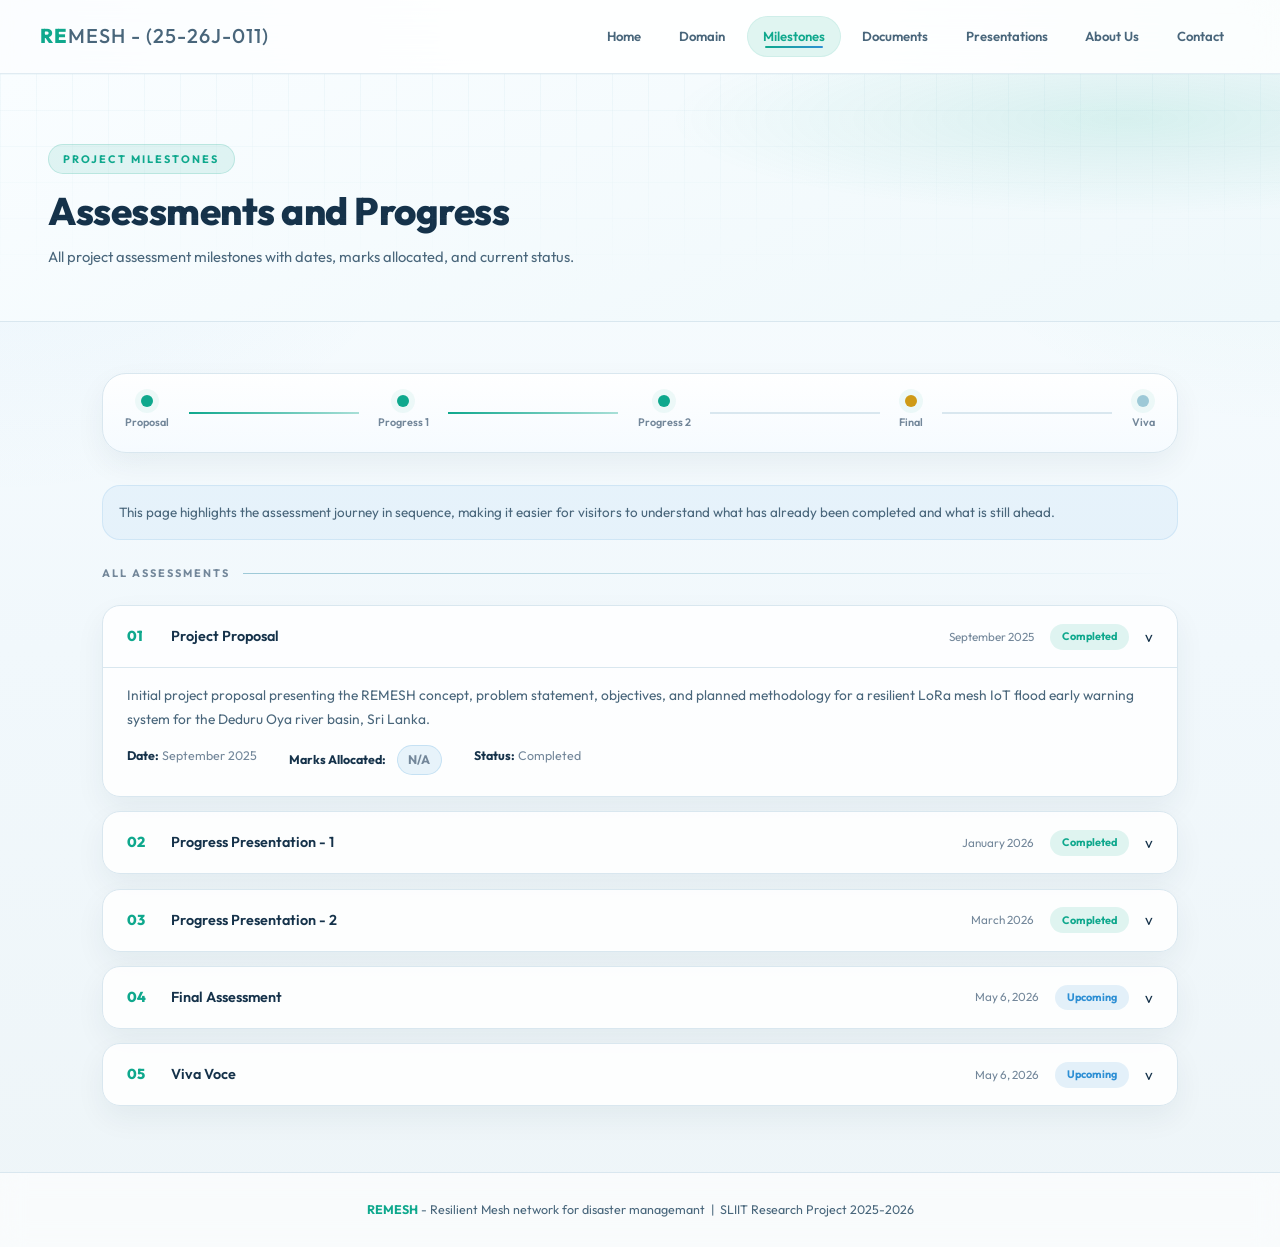
<file: milestones.html>
<!DOCTYPE html>
<html lang="en">
<head>
<meta charset="UTF-8"/>
<meta name="viewport" content="width=device-width, initial-scale=1.0"/>
<title>Milestones - REMESH</title>
<link rel="stylesheet" href="css/style.css"/>
<style>
.timeline-bar {
  background: linear-gradient(180deg, rgba(255,255,255,0.92), rgba(246,251,255,0.88));
  border: 1px solid var(--border);
  border-radius: 24px;
  padding: 1.3rem 1.4rem;
  margin-bottom: 2rem;
  display:flex;
  align-items:center;
  gap:1.2rem;
  flex-wrap:wrap;
  box-shadow: var(--shadow-soft);
}

.tl-item { display:flex; flex-direction:column; align-items:center; gap:0.35rem; }
.tl-dot { width:12px; height:12px; border-radius:50%; box-shadow: 0 0 0 6px rgba(15,168,141,0.06); }
.tl-lbl { font-size:0.68rem; color:var(--muted); font-weight: 600; }
.tl-line { flex:1; height:2px; background:var(--border); min-width:30px; }
.tl-line.done { background: linear-gradient(90deg, var(--teal), rgba(15,168,141,0.35)); }

.milestone-note {
  background: rgba(46,143,212,0.06);
  border: 1px solid rgba(46,143,212,0.12);
  border-radius: 18px;
  padding: 0.95rem 1rem;
  margin-bottom: 1.5rem;
  color: var(--text2);
  font-size: 0.84rem;
  line-height: 1.68;
}

.marks-badge {
  display:inline-block;
  font-size:0.72rem;
  font-weight:700;
  background:rgba(46,143,212,0.1);
  color:var(--cyan);
  border:1px solid rgba(46,143,212,0.18);
  border-radius:20px;
  padding:0.2rem 0.65rem;
  margin-left:0.5rem;
}

@media (max-width: 640px) {
  .timeline-bar { padding: 1rem; border-radius: 18px; gap: 0.8rem; }
  .milestone-note { padding: 0.85rem 0.9rem; }
}
</style>
</head>
<body>

<nav>
  <a href="index.html" class="nav-logo">RE<span>MESH - (25-26J-011)</span></a>
  <ul id="nav-links">
    <li><a href="index.html">Home</a></li>
    <li><a href="domain.html">Domain</a></li>
    <li><a href="milestones.html" class="active">Milestones</a></li>
    <li><a href="documents.html">Documents</a></li>
    <li><a href="presentations.html">Presentations</a></li>
    <li><a href="about.html">About Us</a></li>
    <li><a href="contact.html">Contact</a></li>
  </ul>
  <div class="hamburger" id="hamburger"><span></span><span></span><span></span></div>
</nav>

<div class="page-header">
  <div class="tag">Project Milestones</div>
  <h1>Assessments and Progress</h1>
  <p>All project assessment milestones with dates, marks allocated, and current status.</p>
</div>

<div class="container">

  <div class="timeline-bar">
    <div class="tl-item">
      <div class="tl-dot" style="background:var(--teal);"></div>
      <div class="tl-lbl">Proposal</div>
    </div>
    <div class="tl-line done"></div>
    <div class="tl-item">
      <div class="tl-dot" style="background:var(--teal);"></div>
      <div class="tl-lbl">Progress 1</div>
    </div>
    <div class="tl-line done"></div>
    <div class="tl-item">
      <div class="tl-dot" style="background:var(--teal);"></div>
      <div class="tl-lbl">Progress 2</div>
    </div>
    <div class="tl-line"></div>
    <div class="tl-item">
      <div class="tl-dot" style="background:var(--amber);"></div>
      <div class="tl-lbl">Final</div>
    </div>
    <div class="tl-line"></div>
    <div class="tl-item">
      <div class="tl-dot" style="background:var(--border2);"></div>
      <div class="tl-lbl">Viva</div>
    </div>
  </div>

  <div class="milestone-note">
    This page highlights the assessment journey in sequence, making it easier for visitors to understand what has already been completed and what is still ahead.
  </div>

  <div class="section-title">All Assessments</div>

  <div class="milestone-item">
    <div class="milestone-head">
      <div class="milestone-num">01</div>
      <div class="milestone-title">Project Proposal</div>
      <div class="milestone-date">September 2025</div>
      <div class="milestone-status status-done">Completed</div>
      <span class="arrow">v</span>
    </div>
    <div class="milestone-body open">
      <p>Initial project proposal presenting the REMESH concept, problem statement, objectives, and planned methodology for a resilient LoRa mesh IoT flood early warning system for the Deduru Oya river basin, Sri Lanka.</p>
      <div class="milestone-meta">
        <span><strong>Date:</strong> September 2025</span>
        <span><strong>Marks Allocated:</strong> <span class="marks-badge">N/A</span></span>
        <span><strong>Status:</strong> Completed</span>
      </div>
    </div>
  </div>

  <div class="milestone-item">
    <div class="milestone-head">
      <div class="milestone-num">02</div>
      <div class="milestone-title">Progress Presentation - 1</div>
      <div class="milestone-date">January 2026</div>
      <div class="milestone-status status-done">Completed</div>
      <span class="arrow">v</span>
    </div>
    <div class="milestone-body">
      <p>First progress presentation covering completion of hardware node assembly, LoRa mesh firmware implementation including binary compression and XOR encryption, and initial dataset construction from Moragaswewa gauging station records.</p>
      <div class="milestone-meta">
        <span><strong>Date:</strong> January 2026</span>
        <span><strong>Marks Allocated:</strong> <span class="marks-badge">N/A</span></span>
        <span><strong>Status:</strong> Completed</span>
      </div>
    </div>
  </div>

  <div class="milestone-item">
    <div class="milestone-head">
      <div class="milestone-num">03</div>
      <div class="milestone-title">Progress Presentation - 2</div>
      <div class="milestone-date">March 2026</div>
      <div class="milestone-status status-done">Completed</div>
      <span class="arrow">v</span>
    </div>
    <div class="milestone-body">
      <p>Second progress presentation covering ML model training results, comparative evaluation with Logistic Regression selected as the deployed model, Laravel dashboard development, SMS alerting, the citizen heat-map module, and lab testing outcomes.</p>
      <div class="milestone-meta">
        <span><strong>Date:</strong> March 2026</span>
        <span><strong>Marks Allocated:</strong> <span class="marks-badge">N/A</span></span>
        <span><strong>Status:</strong> Completed</span>
      </div>
    </div>
  </div>

  <div class="milestone-item">
    <div class="milestone-head">
      <div class="milestone-num">04</div>
      <div class="milestone-title">Final Assessment</div>
      <div class="milestone-date">May 6, 2026</div>
      <div class="milestone-status status-upcoming">Upcoming</div>
      <span class="arrow">v</span>
    </div>
    <div class="milestone-body">
      <p>Final project assessment presenting the complete REMESH system with all four components integrated and validated through lab testing. Includes the full end-to-end demonstration, IEEE-format research paper submission, comprehensive final documentation, and system demo.</p>
      <div class="milestone-meta">
        <span><strong>Date:</strong> May 6, 2026</span>
        <span><strong>Marks Allocated:</strong> <span class="marks-badge">N/A</span></span>
        <span><strong>Status:</strong> Upcoming</span>
      </div>
    </div>
  </div>

  <div class="milestone-item">
    <div class="milestone-head">
      <div class="milestone-num">05</div>
      <div class="milestone-title">Viva Voce</div>
      <div class="milestone-date">May 6, 2026</div>
      <div class="milestone-status status-upcoming">Upcoming</div>
      <span class="arrow">v</span>
    </div>
    <div class="milestone-body">
      <p>Individual oral examination on REMESH system design, implementation decisions, and research findings. Each team member is assessed on their specific component area: IoT hardware, LoRa routing, ML prediction, and dashboard development.</p>
      <div class="milestone-meta">
        <span><strong>Date:</strong> May 6, 2026</span>
        <span><strong>Marks Allocated:</strong> <span class="marks-badge">N/A</span></span>
        <span><strong>Status:</strong> Upcoming</span>
      </div>
    </div>
  </div>

</div>

<footer>
  <strong>REMESH</strong> - Resilient Mesh network for disaster managemant &nbsp;|&nbsp; SLIIT Research Project 2025-2026
</footer>
<script src="js/main.js"></script>
</body>
</html>
</file>
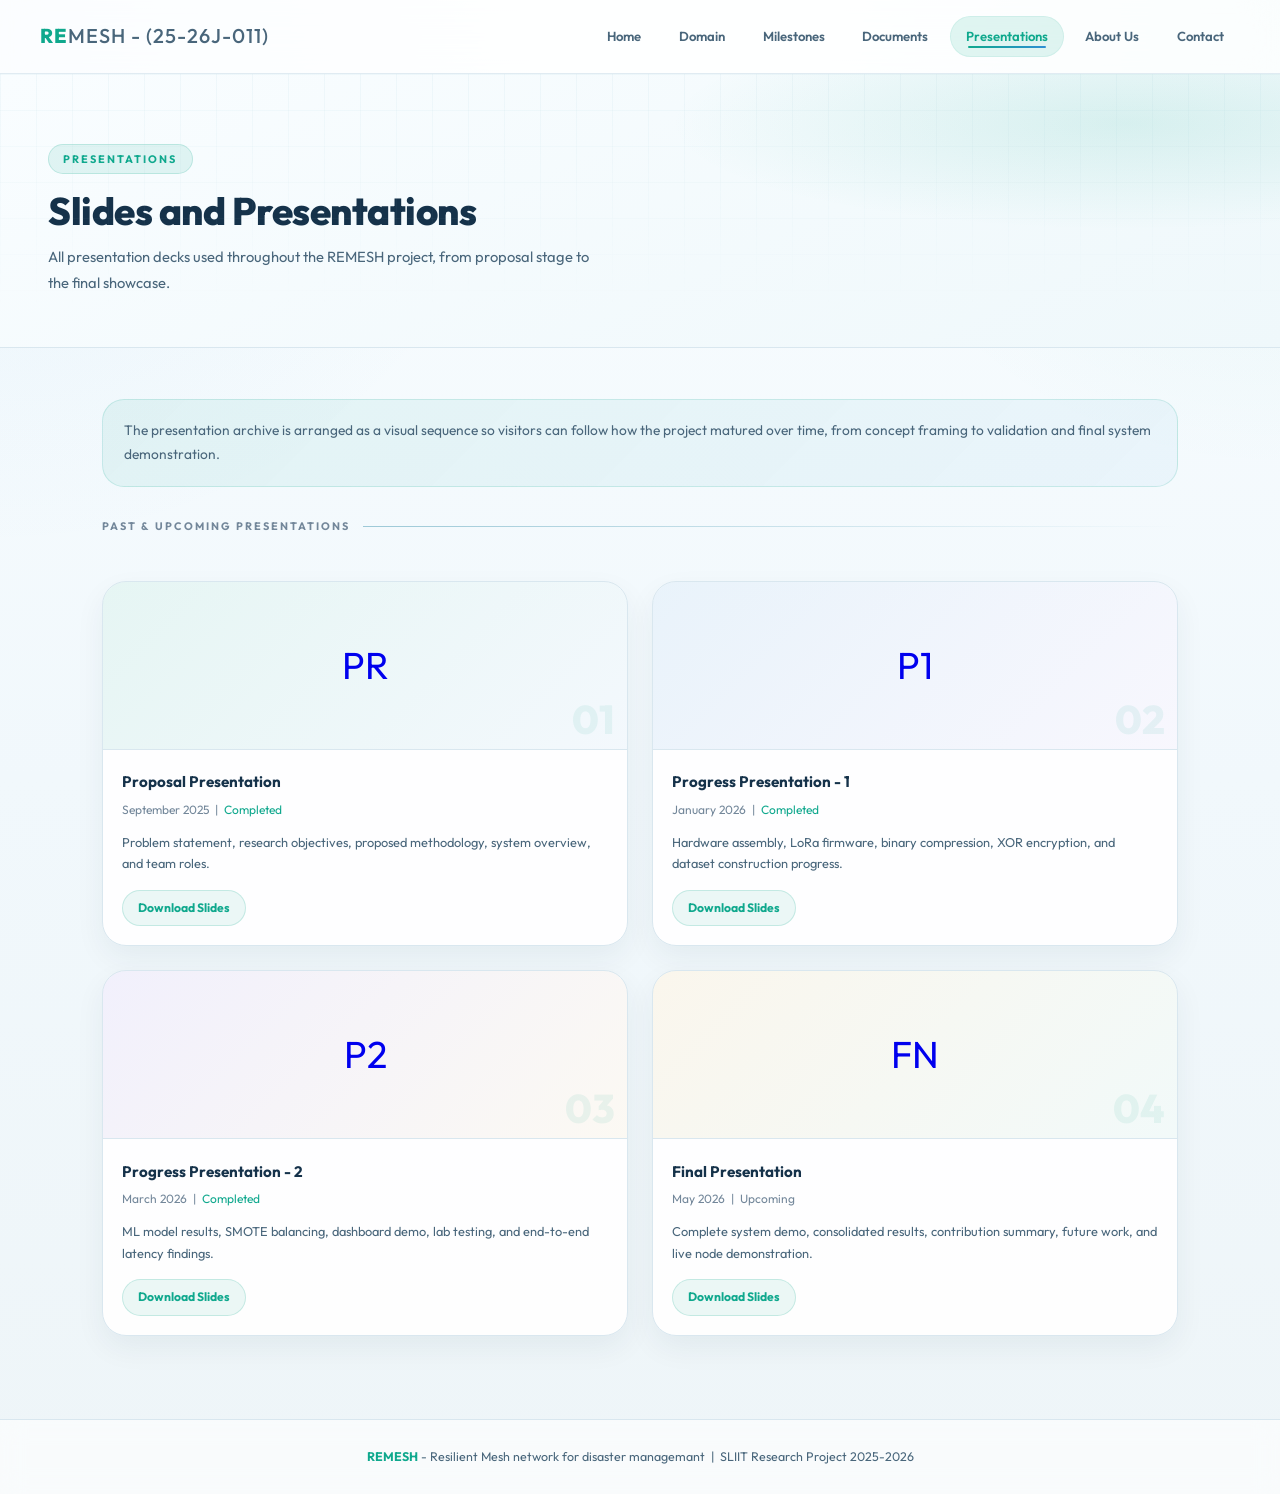
<file: presentations.html>
<!DOCTYPE html>
<html lang="en">
<head>
<meta charset="UTF-8"/>
<meta name="viewport" content="width=device-width, initial-scale=1.0"/>
<title>Presentations - REMESH</title>
<link rel="stylesheet" href="css/style.css"/>
<style>
.present-shell {
  display: grid;
  gap: 1.4rem;
}

.present-intro {
  background: linear-gradient(135deg, rgba(15,168,141,0.08), rgba(46,143,212,0.05));
  border: 1px solid rgba(15,168,141,0.16);
  border-radius: 22px;
  padding: 1.2rem 1.3rem;
  color: var(--text2);
  font-size: 0.86rem;
  line-height: 1.72;
}

.slide-card {
  background: rgba(255,255,255,0.92);
  border: 1px solid var(--border);
  border-radius: 24px;
  overflow: hidden;
  transition: transform 0.25s ease, border-color 0.25s ease, box-shadow 0.25s ease;
  text-decoration: none;
  display: block;
  box-shadow: var(--shadow-soft);
}

.slide-card:hover {
  transform: translateY(-4px);
  border-color: rgba(15,168,141,0.34);
  box-shadow: var(--shadow);
}

.slide-thumb {
  width: 100%;
  height: 168px;
  display: flex;
  align-items: center;
  justify-content: center;
  font-size: 2.35rem;
  border-bottom: 1px solid var(--border);
  position: relative;
}

.slide-thumb .slide-num {
  position: absolute;
  bottom: 10px;
  right: 12px;
  font-family: var(--font-head);
  font-weight: 800;
  font-size: 2.5rem;
  color: rgba(15,168,141,0.08);
}

.slide-info { padding: 1.2rem; }
.slide-info h3 {
  font-family: var(--font-head);
  font-weight: 700;
  font-size: 0.95rem;
  color: var(--text);
  margin-bottom: 0.3rem;
}

.slide-info .slide-date {
  font-size: 0.75rem;
  color: var(--muted);
  margin-bottom: 0.7rem;
}

.slide-info .slide-topics {
  font-size: 0.8rem;
  color: var(--text2);
  line-height: 1.68;
}

.slide-info .dl-btn {
  display: inline-flex;
  align-items: center;
  gap: 0.4rem;
  margin-top: 0.95rem;
  font-size: 0.76rem;
  font-weight: 700;
  color: var(--teal);
  text-decoration: none;
  background: rgba(15,168,141,0.08);
  border: 1px solid rgba(15,168,141,0.18);
  border-radius: 999px;
  padding: 0.42rem 0.92rem;
  transition: background 0.2s ease, transform 0.2s ease;
}

.slide-info .dl-btn:hover {
  background: rgba(15,168,141,0.14);
  transform: translateY(-1px);
}

@media (max-width: 640px) {
  .slide-thumb { height: 144px; font-size: 2rem; }
  .present-intro { padding: 1rem; border-radius: 18px; }
}
</style>
</head>
<body>

<nav>
  <a href="index.html" class="nav-logo">RE<span>MESH - (25-26J-011)</span></a>
  <ul id="nav-links">
    <li><a href="index.html">Home</a></li>
    <li><a href="domain.html">Domain</a></li>
    <li><a href="milestones.html">Milestones</a></li>
    <li><a href="documents.html">Documents</a></li>
    <li><a href="presentations.html" class="active">Presentations</a></li>
    <li><a href="about.html">About Us</a></li>
    <li><a href="contact.html">Contact</a></li>
  </ul>
  <div class="hamburger" id="hamburger"><span></span><span></span><span></span></div>
</nav>

<div class="page-header">
  <div class="tag">Presentations</div>
  <h1>Slides and Presentations</h1>
  <p>All presentation decks used throughout the REMESH project, from proposal stage to the final showcase.</p>
</div>

<div class="container">
  <div class="present-shell">
    <div class="present-intro">
      The presentation archive is arranged as a visual sequence so visitors can follow how the project matured over time, from concept framing to validation and final system demonstration.
    </div>

    <div class="section-title">Past & Upcoming Presentations</div>

    <div class="grid-2" style="margin-bottom:2rem;">
      <a href="docs/25-26J-011_Proposal.pdf" class="slide-card">
        <div class="slide-thumb" style="background:linear-gradient(135deg,rgba(15,168,141,0.1),rgba(46,143,212,0.05));">
          PR
          <div class="slide-num">01</div>
        </div>
        <div class="slide-info">
          <h3>Proposal Presentation</h3>
          <div class="slide-date">September 2025 &nbsp;|&nbsp; <span style="color:var(--teal);">Completed</span></div>
          <div class="slide-topics">Problem statement, research objectives, proposed methodology, system overview, and team roles.</div>
          <span class="dl-btn">Download Slides</span>
        </div>
      </a>

      <a href="docs/25-26J-011_PP1.pdf" class="slide-card">
        <div class="slide-thumb" style="background:linear-gradient(135deg,rgba(46,143,212,0.1),rgba(131,117,227,0.05));">
          P1
          <div class="slide-num">02</div>
        </div>
        <div class="slide-info">
          <h3>Progress Presentation - 1</h3>
          <div class="slide-date">January 2026 &nbsp;|&nbsp; <span style="color:var(--teal);">Completed</span></div>
          <div class="slide-topics">Hardware assembly, LoRa firmware, binary compression, XOR encryption, and dataset construction progress.</div>
          <span class="dl-btn">Download Slides</span>
        </div>
      </a>

      <a href="docs/25-26J-011_PP2.pdf" class="slide-card">
        <div class="slide-thumb" style="background:linear-gradient(135deg,rgba(131,117,227,0.1),rgba(207,154,22,0.05));">
          P2
          <div class="slide-num">03</div>
        </div>
        <div class="slide-info">
          <h3>Progress Presentation - 2</h3>
          <div class="slide-date">March 2026 &nbsp;|&nbsp; <span style="color:var(--teal);">Completed</span></div>
          <div class="slide-topics">ML model results, SMOTE balancing, dashboard demo, lab testing, and end-to-end latency findings.</div>
          <span class="dl-btn">Download Slides</span>
        </div>
      </a>

      <a href="docs/25-26J-011_Final_PP.pdf" class="slide-card">
        <div class="slide-thumb" style="background:linear-gradient(135deg,rgba(207,154,22,0.08),rgba(15,168,141,0.05));">
          FN
          <div class="slide-num">04</div>
        </div>
        <div class="slide-info">
          <h3>Final Presentation</h3>
          <div class="slide-date">May 2026 &nbsp;|&nbsp; <span style="color:var(--muted);">Upcoming</span></div>
          <div class="slide-topics">Complete system demo, consolidated results, contribution summary, future work, and live node demonstration.</div>
          <span class="dl-btn">Download Slides</span>
        </div>
      </a>
    </div>
  </div>
</div>

<footer>
  <strong>REMESH</strong> - Resilient Mesh network for disaster managemant &nbsp;|&nbsp; SLIIT Research Project 2025-2026
</footer>
<script src="js/main.js"></script>
</body>
</html>
</file>
<file: css/style.css>
@import url('https://fonts.googleapis.com/css2?family=Outfit:wght@300;400;500;600;700;800&family=JetBrains+Mono:wght@400;500&display=swap');

:root {
  --navy:    #f5fbff;
  --deep:    #edf6fb;
  --panel:   #ffffff;
  --card:    #ffffff;
  --card2:   #f4fbff;
  --border:  #d9e7ef;
  --border2: #9dc9d7;
  --teal:    #0fa88d;
  --teal2:   #0a8f78;
  --cyan:    #2e8fd4;
  --amber:   #cf9a16;
  --red:     #d96f6f;
  --purple:  #8375e3;
  --green:   #28b580;
  --text:    #15324a;
  --text2:   #49667b;
  --muted:   #73879a;
  --font-head: 'Outfit', sans-serif;
  --font-body: 'Outfit', sans-serif;
  --font-mono: 'JetBrains Mono', monospace;
  --radius:  18px;
  --radius2: 12px;
  --shadow:  0 22px 55px rgba(21, 50, 74, 0.09);
  --shadow-soft: 0 12px 30px rgba(21, 50, 74, 0.06);
}

*,*::before,*::after{margin:0;padding:0;box-sizing:border-box;}
html{scroll-behavior:smooth;font-size:16px;}
body{
  background:
    radial-gradient(circle at top left, rgba(46,143,212,0.08), transparent 28%),
    radial-gradient(circle at top right, rgba(15,168,141,0.08), transparent 24%),
    linear-gradient(180deg, #f9fdff 0%, #f1f8fc 52%, #eef5f8 100%);
  color:var(--text);
  font-family:var(--font-body);
  font-size:0.9375rem;
  line-height:1.72;
  -webkit-font-smoothing:antialiased;
  overflow-x:hidden;
}
a{word-break:break-word;}
img,svg{max-width:100%;}

/* NAV */
nav{
  position:sticky;
  top:0;
  z-index:100;
  background:rgba(255,255,255,0.8);
  backdrop-filter:blur(18px);
  border-bottom:1px solid rgba(217,231,239,0.8);
  display:flex;
  align-items:center;
  justify-content:space-between;
  padding:0 2.5rem;
  height:74px;
  transition:box-shadow 0.25s ease, background 0.25s ease, border-color 0.25s ease;
}
nav.scrolled{
  box-shadow:0 12px 30px rgba(21,50,74,0.08);
  background:rgba(255,255,255,0.92);
  border-color:rgba(157,201,215,0.7);
}
.nav-logo{
  font-family:var(--font-head);
  font-weight:800;
  font-size:1.25rem;
  color:var(--teal);
  letter-spacing:1px;
  text-decoration:none;
  flex-shrink:0;
}
.nav-logo span{color:var(--text2);font-weight:500;}
nav ul{list-style:none;display:flex;gap:0.35rem;align-items:center;flex-wrap:wrap;justify-content:flex-end;}
nav ul li a{
  position:relative;
  display:block;
  padding:0.58rem 1rem;
  font-size:0.82rem;
  font-weight:600;
  color:var(--text2);
  text-decoration:none;
  border-radius:999px;
  transition:color 0.22s ease, background 0.22s ease, transform 0.22s ease, box-shadow 0.22s ease;
}
nav ul li a::after{
  content:'';
  position:absolute;
  left:18px;
  right:18px;
  bottom:9px;
  height:2px;
  border-radius:999px;
  background:linear-gradient(90deg, var(--teal), var(--cyan));
  transform:scaleX(0);
  transform-origin:center;
  transition:transform 0.24s ease;
}
nav ul li a:hover{
  color:var(--text);
  background:rgba(15,168,141,0.08);
  transform:translateY(-1px);
}
nav ul li a:hover::after,
nav ul li a.active::after{transform:scaleX(1);}
nav ul li a.active{
  color:var(--teal);
  background:rgba(15,168,141,0.12);
  box-shadow:inset 0 0 0 1px rgba(15,168,141,0.08);
}
.hamburger{display:none;flex-direction:column;gap:5px;cursor:pointer;padding:0.35rem;}
.hamburger span{
  display:block;
  width:24px;
  height:2px;
  background:var(--text2);
  border-radius:2px;
  transition:transform 0.28s ease, opacity 0.22s ease, background 0.22s ease;
}
nav.menu-open .hamburger span:nth-child(1){transform:translateY(7px) rotate(45deg);}
nav.menu-open .hamburger span:nth-child(2){opacity:0;}
nav.menu-open .hamburger span:nth-child(3){transform:translateY(-7px) rotate(-45deg);}

/* PAGE HEADER */
.page-header{
  background:
    radial-gradient(ellipse 55% 60% at 88% 18%, rgba(15,168,141,0.12) 0%, transparent 65%),
    linear-gradient(155deg, #f9fdff 0%, #eff8fb 100%);
  border-bottom:1px solid var(--border);
  padding:4.4rem 3rem 3.2rem;
  position:relative;
  overflow:hidden;
}
.page-header::before{
  content:'';
  position:absolute;
  inset:0;
  background:
    linear-gradient(rgba(157,201,215,0.18) 1px, transparent 1px),
    linear-gradient(90deg, rgba(157,201,215,0.18) 1px, transparent 1px);
  background-size:36px 36px;
  mask-image:linear-gradient(180deg, rgba(0,0,0,0.55), transparent 85%);
  pointer-events:none;
}
.page-header .tag{
  display:inline-block;
  font-size:0.68rem;
  font-weight:700;
  letter-spacing:2px;
  text-transform:uppercase;
  color:var(--teal);
  background:rgba(15,168,141,0.1);
  border:1px solid rgba(15,168,141,0.18);
  border-radius:20px;
  padding:0.28rem 0.9rem;
  margin-bottom:1rem;
}
.page-header h1{
  font-family:var(--font-head);
  font-size:clamp(1.9rem,3vw,2.7rem);
  font-weight:800;
  line-height:1.12;
  color:var(--text);
  margin-bottom:0.7rem;
  letter-spacing:-0.5px;
}
.page-header p{color:var(--text2);font-size:0.92rem;max-width:560px;line-height:1.75;}

/* CONTAINER */
.container{max-width:1140px;margin:0 auto;padding:3.2rem 2rem;}

/* SECTION TITLE */
.section-title{
  font-family:var(--font-head);
  font-size:0.68rem;
  font-weight:700;
  letter-spacing:2px;
  text-transform:uppercase;
  color:var(--muted);
  display:flex;
  align-items:center;
  flex-wrap:wrap;
  gap:0.8rem;
  margin-bottom:1.4rem;
  margin-top:0.5rem;
}
.section-title::after{content:'';flex:1;height:1px;background:linear-gradient(90deg, var(--border2), transparent);}

/* CARD */
.card{
  background:rgba(255,255,255,0.88);
  border:1px solid rgba(217,231,239,0.95);
  border-radius:var(--radius);
  padding:1.6rem 2rem;
  box-shadow:var(--shadow);
}
.card h2{font-family:var(--font-head);font-size:1rem;font-weight:700;color:var(--teal);margin-bottom:0.8rem;}
.card p{color:var(--text2);font-size:0.875rem;line-height:1.75;}

/* GRIDS */
.grid-2{display:grid;grid-template-columns:1fr 1fr;gap:1.5rem;}
.grid-3{display:grid;grid-template-columns:repeat(3,1fr);gap:1.3rem;}
.grid-4{display:grid;grid-template-columns:repeat(4,1fr);gap:1.2rem;}

/* STAT CARD */
.stat-card{
  background:linear-gradient(180deg, rgba(255,255,255,0.94), rgba(246,251,255,0.92));
  border:1px solid var(--border);
  border-radius:var(--radius);
  padding:1.4rem 1.2rem;
  text-align:center;
  transition:border-color 0.22s ease,transform 0.22s ease,box-shadow 0.22s ease;
  box-shadow:var(--shadow-soft);
}
.stat-card:hover{border-color:rgba(15,168,141,0.38);transform:translateY(-4px);box-shadow:var(--shadow);}
.stat-card .num{font-family:var(--font-head);font-weight:800;font-size:2rem;color:var(--teal);line-height:1.1;margin-bottom:0.35rem;letter-spacing:-0.5px;}
.stat-card .desc{font-size:0.78rem;color:var(--text2);line-height:1.5;}

/* STAT PILL */
.stat-pill{
  display:flex;
  align-items:center;
  gap:0.9rem;
  background:rgba(255,255,255,0.84);
  border:1px solid var(--border);
  border-radius:var(--radius2);
  padding:1rem 1.2rem;
  box-shadow:var(--shadow-soft);
}
.stat-pill .icon{width:38px;height:38px;border-radius:11px;display:flex;align-items:center;justify-content:center;font-size:1.05rem;flex-shrink:0;}
.stat-pill .val{font-family:var(--font-head);font-size:1.15rem;font-weight:800;color:var(--teal);line-height:1.1;letter-spacing:-0.3px;}
.stat-pill .lbl{font-size:0.72rem;color:var(--text2);margin-top:2px;}

/* PLACEHOLDER */
.img-placeholder{
  background:rgba(255,255,255,0.75);
  border:2px dashed var(--border2);
  border-radius:var(--radius);
  display:flex;
  flex-direction:column;
  align-items:center;
  justify-content:center;
  color:var(--muted);
  font-size:0.78rem;
  text-align:center;
  gap:0.5rem;
  min-height:180px;
}
.img-placeholder .ph-icon{font-size:2rem;opacity:0.35;}

/* DOC LINK */
.doc-link{
  display:flex;
  align-items:center;
  gap:1rem;
  background:rgba(255,255,255,0.85);
  border:1px solid var(--border);
  border-radius:var(--radius2);
  padding:1rem 1.2rem;
  text-decoration:none;
  transition:all 0.2s ease;
  cursor:pointer;
  box-shadow:var(--shadow-soft);
}
.doc-link:hover{border-color:rgba(15,168,141,0.38);background:rgba(255,255,255,0.98);transform:translateY(-2px);}
.doc-link .doc-icon{width:40px;height:40px;border-radius:11px;background:rgba(15,168,141,0.1);display:flex;align-items:center;justify-content:center;font-size:1.1rem;flex-shrink:0;}
.doc-link .doc-name{font-family:var(--font-head);font-weight:600;font-size:0.875rem;color:var(--text);}
.doc-link .doc-meta{font-size:0.75rem;color:var(--muted);margin-top:2px;}
.doc-link .doc-badge{margin-left:auto;font-size:0.68rem;padding:0.22rem 0.65rem;border-radius:20px;font-weight:700;flex-shrink:0;text-align:center;}
.badge-ready{background:rgba(15,168,141,0.12);color:var(--teal);}
.badge-pending{background:rgba(207,154,22,0.12);color:var(--amber);}

/* TECH TAG */
.tech-tag{display:inline-block;font-size:0.7rem;font-weight:600;padding:0.22rem 0.7rem;border-radius:20px;background:rgba(46,143,212,0.08);color:var(--cyan);border:1px solid rgba(46,143,212,0.16);margin:0.2rem 0.15rem;letter-spacing:0.2px;}

/* MILESTONE */
.milestone-item{
  background:rgba(255,255,255,0.88);
  border:1px solid var(--border);
  border-radius:var(--radius);
  overflow:hidden;
  margin-bottom:0.9rem;
  box-shadow:var(--shadow-soft);
}
.milestone-head{display:flex;align-items:center;gap:1rem;padding:1.1rem 1.5rem;cursor:pointer;transition:background 0.2s ease;flex-wrap:wrap;}
.milestone-head:hover{background:rgba(15,168,141,0.05);}
.milestone-num{font-family:var(--font-head);font-weight:800;font-size:0.9rem;color:var(--teal);width:28px;flex-shrink:0;}
.milestone-title{font-family:var(--font-head);font-weight:600;font-size:0.9rem;color:var(--text);flex:1;}
.milestone-date{font-size:0.73rem;color:var(--muted);}
.milestone-status{font-size:0.68rem;font-weight:700;padding:0.22rem 0.75rem;border-radius:20px;}
.status-done{background:rgba(15,168,141,0.12);color:var(--teal);}
.status-pending{background:rgba(207,154,22,0.12);color:var(--amber);}
.status-upcoming{background:rgba(46,143,212,0.12);color:var(--cyan);}
.milestone-body{display:none;padding:0 1.5rem 1.3rem;border-top:1px solid var(--border);}
.milestone-body.open{display:block;}
.milestone-body p{color:var(--text2);font-size:0.86rem;margin-top:0.9rem;line-height:1.75;}
.milestone-meta{display:flex;gap:2rem;margin-top:0.9rem;flex-wrap:wrap;}
.milestone-meta span{font-size:0.78rem;color:var(--muted);}
.milestone-meta strong{color:var(--text);}
.marks-badge{display:inline-block;font-size:0.7rem;font-weight:700;background:rgba(46,143,212,0.08);color:var(--cyan);border:1px solid rgba(46,143,212,0.18);border-radius:20px;padding:0.2rem 0.65rem;}

/* TEAM CARD */
.team-card{background:rgba(255,255,255,0.9);border:1px solid var(--border);border-radius:var(--radius);overflow:hidden;text-align:center;transition:transform 0.24s ease,border-color 0.24s ease,box-shadow 0.24s ease;box-shadow:var(--shadow-soft);}
.team-card:hover{transform:translateY(-5px);border-color:rgba(15,168,141,0.38);box-shadow:var(--shadow);}
.team-info{padding:1.2rem 1rem;}
.team-info h3{font-family:var(--font-head);font-weight:700;font-size:0.9rem;color:var(--text);margin-bottom:0.2rem;}
.team-info .role{font-size:0.72rem;color:var(--teal);font-weight:600;margin-bottom:0.6rem;}
.team-info .email{font-size:0.73rem;color:var(--muted);text-decoration:none;display:block;}
.team-info .email:hover{color:var(--teal);}

/* FORM */
.form-group{margin-bottom:1.15rem;}
.form-group label{display:block;font-size:0.78rem;font-weight:600;color:var(--text2);margin-bottom:0.4rem;}
.form-group input,.form-group textarea,.form-group select{
  width:100%;
  background:rgba(255,255,255,0.92);
  border:1px solid var(--border);
  border-radius:var(--radius2);
  color:var(--text);
  font-family:var(--font-body);
  font-size:0.875rem;
  padding:0.75rem 1rem;
  outline:none;
  transition:border-color 0.18s ease, box-shadow 0.18s ease;
}
.form-group input:focus,.form-group textarea:focus,.form-group select:focus{
  border-color:rgba(15,168,141,0.52);
  box-shadow:0 0 0 4px rgba(15,168,141,0.1);
}
.form-group textarea{min-height:120px;resize:vertical;}

/* BUTTONS */
.btn{display:inline-flex;align-items:center;gap:0.5rem;font-family:var(--font-head);font-weight:700;font-size:0.85rem;letter-spacing:0.3px;padding:0.82rem 1.8rem;border-radius:999px;border:none;cursor:pointer;transition:transform 0.22s ease, box-shadow 0.22s ease, background 0.22s ease, color 0.22s ease;text-decoration:none;}
.btn-primary{background:linear-gradient(135deg, var(--teal), #17b89c);color:#f6fffd;box-shadow:0 14px 28px rgba(15,168,141,0.22);}
.btn-primary:hover{background:linear-gradient(135deg, var(--teal2), var(--teal));transform:translateY(-2px);box-shadow:0 18px 34px rgba(15,168,141,0.26);}
.btn-outline{display:inline-flex;align-items:center;gap:0.5rem;font-family:var(--font-head);font-weight:700;font-size:0.85rem;padding:0.8rem 1.6rem;border-radius:999px;border:1px solid rgba(15,168,141,0.28);color:var(--teal);background:rgba(255,255,255,0.72);cursor:pointer;text-decoration:none;transition:all 0.22s ease;box-shadow:var(--shadow-soft);}
.btn-outline:hover{background:rgba(15,168,141,0.08);border-color:rgba(15,168,141,0.45);transform:translateY(-2px);}

/* BOXES */
.abstract-box{background:rgba(255,255,255,0.88);border:1px solid var(--border);border-left:4px solid var(--teal);border-radius:var(--radius);padding:1.7rem 2rem;margin-bottom:2.5rem;box-shadow:var(--shadow-soft);}
.abstract-box .label{font-family:var(--font-head);font-weight:700;font-size:0.68rem;letter-spacing:2px;text-transform:uppercase;color:var(--teal);margin-bottom:0.65rem;}
.abstract-box p{font-size:0.9rem;color:var(--text2);line-height:1.82;}
.highlight-box{background:linear-gradient(135deg, rgba(15,168,141,0.07), rgba(46,143,212,0.05));border:1px solid rgba(15,168,141,0.2);border-radius:var(--radius);padding:1.7rem 2rem;margin-bottom:2rem;box-shadow:var(--shadow-soft);}
.highlight-box h2{font-family:var(--font-head);font-weight:800;font-size:0.95rem;color:var(--teal);margin-bottom:0.7rem;}
.highlight-box p{font-size:0.88rem;color:var(--text2);line-height:1.8;}
.problem-box{background:rgba(217,111,111,0.05);border:1px solid rgba(217,111,111,0.18);border-left:4px solid var(--red);border-radius:var(--radius);padding:1.6rem 2rem;margin-bottom:2rem;box-shadow:var(--shadow-soft);}
.problem-box h2{font-family:var(--font-head);font-weight:700;color:var(--red);font-size:0.9rem;margin-bottom:0.6rem;}
.problem-box p{font-size:0.88rem;color:var(--text2);line-height:1.8;}

/* OBJ LIST */
.obj-list{list-style:none;display:flex;flex-direction:column;gap:0.75rem;}
.obj-list li{display:flex;align-items:flex-start;gap:0.9rem;background:rgba(255,255,255,0.82);border:1px solid var(--border);border-radius:var(--radius2);padding:0.95rem 1.2rem;font-size:0.875rem;color:var(--text2);line-height:1.72;box-shadow:var(--shadow-soft);}
.obj-list li .obj-num{font-family:var(--font-head);font-weight:800;font-size:0.72rem;color:var(--teal);background:rgba(15,168,141,0.1);border-radius:20px;padding:0.18rem 0.55rem;flex-shrink:0;margin-top:3px;}

/* LIT REF */
.lit-ref{background:rgba(255,255,255,0.85);border:1px solid var(--border);border-radius:var(--radius2);padding:1.1rem 1.3rem;margin-bottom:0.75rem;box-shadow:var(--shadow-soft);}
.lit-ref .ref-title{font-family:var(--font-head);font-weight:700;font-size:0.875rem;color:var(--cyan);margin-bottom:0.35rem;}
.lit-ref p{font-size:0.84rem;color:var(--text2);line-height:1.75;}

/* METHOD STEP */
.method-step{display:flex;align-items:flex-start;gap:1.2rem;padding:1.3rem;background:rgba(255,255,255,0.9);border:1px solid var(--border);border-radius:var(--radius2);margin-bottom:0.9rem;transition:border-color 0.22s ease, transform 0.22s ease, box-shadow 0.22s ease;box-shadow:var(--shadow-soft);}
.method-step:hover{border-color:rgba(46,143,212,0.28);transform:translateY(-2px);box-shadow:var(--shadow);}
.method-step .step-icon{width:42px;height:42px;border-radius:12px;background:rgba(15,168,141,0.08);display:flex;align-items:center;justify-content:center;font-size:1.05rem;flex-shrink:0;}
.method-step h3{font-family:var(--font-head);font-weight:700;font-size:0.875rem;color:var(--text);margin-bottom:0.35rem;}
.method-step p{font-size:0.84rem;color:var(--text2);line-height:1.75;}

/* TECH GRID */
.tech-grid{display:grid;grid-template-columns:repeat(3,1fr);gap:0.9rem;}
.tech-item{background:rgba(255,255,255,0.88);border:1px solid var(--border);border-radius:var(--radius2);padding:1.1rem;text-align:center;transition:border-color 0.22s ease,transform 0.22s ease, box-shadow 0.22s ease;box-shadow:var(--shadow-soft);}
.tech-item:hover{border-color:rgba(15,168,141,0.36);transform:translateY(-3px);box-shadow:var(--shadow);}
.tech-item .t-icon{font-size:1.4rem;margin-bottom:0.45rem;display:block;}
.tech-item .t-name{font-family:var(--font-head);font-weight:700;font-size:0.82rem;color:var(--text);margin-bottom:0.25rem;}
.tech-item .t-desc{font-size:0.73rem;color:var(--muted);line-height:1.55;}

/* COMP CARD */
.comp-card{background:rgba(255,255,255,0.9);border:1px solid var(--border);border-radius:var(--radius);padding:1.6rem;position:relative;overflow:hidden;transition:transform 0.24s ease,border-color 0.24s ease, box-shadow 0.24s ease;box-shadow:var(--shadow-soft);}
.comp-card:hover{transform:translateY(-4px);border-color:rgba(15,168,141,0.36);box-shadow:var(--shadow);}
.comp-card::before{content:attr(data-num);position:absolute;right:1.2rem;top:0.6rem;font-family:var(--font-head);font-weight:800;font-size:3.5rem;color:rgba(15,168,141,0.06);line-height:1;pointer-events:none;}
.comp-icon{width:44px;height:44px;border-radius:13px;display:flex;align-items:center;justify-content:center;font-size:1.1rem;margin-bottom:1rem;}
.comp-card h3{font-family:var(--font-head);font-weight:700;font-size:0.9rem;color:var(--text);margin-bottom:0.45rem;line-height:1.35;}
.comp-card p{font-size:0.84rem;color:var(--text2);line-height:1.72;}

/* SLIDE CARD */
.slide-card{background:rgba(255,255,255,0.9);border:1px solid var(--border);border-radius:var(--radius);overflow:hidden;transition:transform 0.24s ease,border-color 0.24s ease, box-shadow 0.24s ease;text-decoration:none;display:block;box-shadow:var(--shadow-soft);}
.slide-card:hover{transform:translateY(-4px);border-color:rgba(15,168,141,0.36);box-shadow:var(--shadow);}
.slide-thumb{width:100%;height:150px;background:linear-gradient(180deg, #f8fcff, #eff8fc);display:flex;align-items:center;justify-content:center;font-size:2.4rem;border-bottom:1px solid var(--border);position:relative;}
.slide-num{position:absolute;bottom:10px;right:14px;font-family:var(--font-head);font-weight:800;font-size:2.5rem;color:rgba(15,168,141,0.06);line-height:1;}
.slide-info{padding:1.2rem;}
.slide-info h3{font-family:var(--font-head);font-weight:700;font-size:0.9rem;color:var(--text);margin-bottom:0.3rem;}
.slide-info .slide-date{font-size:0.73rem;color:var(--muted);margin-bottom:0.65rem;}
.slide-info .slide-topics{font-size:0.8rem;color:var(--text2);line-height:1.65;}
.slide-info .dl-btn{display:inline-flex;align-items:center;gap:0.4rem;margin-top:0.9rem;font-size:0.76rem;font-weight:700;color:var(--teal);text-decoration:none;background:rgba(15,168,141,0.08);border:1px solid rgba(15,168,141,0.18);border-radius:999px;padding:0.4rem 0.9rem;transition:background 0.18s ease, transform 0.18s ease;}
.slide-info .dl-btn:hover{background:rgba(15,168,141,0.13);transform:translateY(-1px);}

/* FOOTER */
footer{
  border-top:1px solid var(--border);
  background:rgba(255,255,255,0.62);
  backdrop-filter:blur(12px);
  text-align:center;
  padding:1.6rem;
  font-size:0.78rem;
  color:var(--text2);
  line-height:1.8;
}
footer strong{color:var(--teal);}

/* PULSE */
.pulse{animation:pulse 2.2s ease-in-out infinite;}
@keyframes pulse{0%,100%{opacity:1;}50%{opacity:0.35;}}

/* REVEAL */
.reveal-on-scroll{
  opacity:0;
  transform:translateY(24px);
  transition:opacity 0.7s ease, transform 0.7s cubic-bezier(0.22, 1, 0.36, 1);
}
.reveal-on-scroll.in-view{
  opacity:1;
  transform:none;
}

/* RESPONSIVE */
@media(max-width:820px){
  nav{
    padding:0 1.2rem;
    height:68px;
    align-items:center;
  }
  nav ul{
    position:absolute;
    top:68px;
    left:1rem;
    right:1rem;
    flex-direction:column;
    align-items:stretch;
    background:rgba(255,255,255,0.96);
    border:1px solid var(--border);
    border-radius:20px;
    padding:0.6rem;
    gap:0.25rem;
    box-shadow:var(--shadow);
    max-height:0;
    opacity:0;
    overflow:hidden;
    pointer-events:none;
    transform:translateY(-12px);
    transition:max-height 0.28s ease, opacity 0.22s ease, transform 0.22s ease;
  }
  nav ul.open{
    max-height:420px;
    opacity:1;
    pointer-events:auto;
    transform:translateY(0);
  }
  nav ul li a{padding:0.8rem 1rem;border-radius:14px;}
  nav ul li a::after{left:16px;right:16px;bottom:10px;}
  .hamburger{display:flex;}
  .grid-2,.grid-3,.grid-4{grid-template-columns:1fr;}
  .tech-grid{grid-template-columns:repeat(2,1fr);}
  .page-header{padding:2.8rem 1.5rem 2.1rem;}
  .container{padding:2.2rem 1.2rem;}
  .card,.abstract-box,.highlight-box,.problem-box{padding:1.35rem 1.2rem;}
  .doc-link{align-items:flex-start;flex-wrap:wrap;}
  .doc-link .doc-badge{margin-left:0;}
  .milestone-head{padding:1rem 1.1rem;}
  .milestone-body{padding:0 1.1rem 1.1rem;}
  .milestone-title{width:100%;}
  .milestone-date{order:4;}
  .milestone-status{order:5;}
  .slide-thumb{height:132px;}
  footer{padding:1.35rem 1rem;font-size:0.75rem;}
}

@media(max-width:520px){
  nav{padding:0 0.9rem;height:64px;}
  .nav-logo{font-size:1rem;max-width:calc(100% - 52px);line-height:1.15;}
  .nav-logo span{display:block;font-size:0.7rem;margin-top:0.15rem;}
  nav ul{top:64px;left:0.75rem;right:0.75rem;}
  .page-header{padding:2.35rem 1rem 1.8rem;}
  .page-header h1{font-size:clamp(1.55rem, 8vw, 2.1rem);}
  .page-header p{font-size:0.86rem;}
  .container{padding:1.8rem 0.95rem;}
  .section-title{font-size:0.63rem;gap:0.55rem;}
  .section-title::after{width:100%;flex:none;}
  .stat-card{padding:1.2rem 1rem;}
  .stat-card .num{font-size:1.7rem;}
  .stat-pill{padding:0.9rem 1rem;}
  .doc-link{padding:0.95rem 1rem;}
  .doc-link .doc-icon{width:36px;height:36px;}
  .doc-link .doc-name{font-size:0.82rem;}
  .doc-link .doc-meta{font-size:0.72rem;}
  .obj-list li{padding:0.85rem 0.95rem;}
  .method-step{padding:1rem;gap:0.9rem;}
  .method-step .step-icon{width:38px;height:38px;}
  .comp-card,.slide-info,.team-info{padding-left:1rem;padding-right:1rem;}
  .slide-thumb{height:120px;}
  .tech-grid{grid-template-columns:1fr;}
  footer{font-size:0.72rem;}
}

@media(max-width:390px){
  .btn,.btn-outline{width:100%;justify-content:center;}
  .milestone-meta{gap:0.7rem;}
  .stat-pill{gap:0.7rem;}
  .doc-link{gap:0.75rem;}
}

@media (prefers-reduced-motion: reduce){
  html{scroll-behavior:auto;}
  *,*::before,*::after{animation:none !important;transition:none !important;}
  .reveal-on-scroll{opacity:1;transform:none;}
}
</file>
